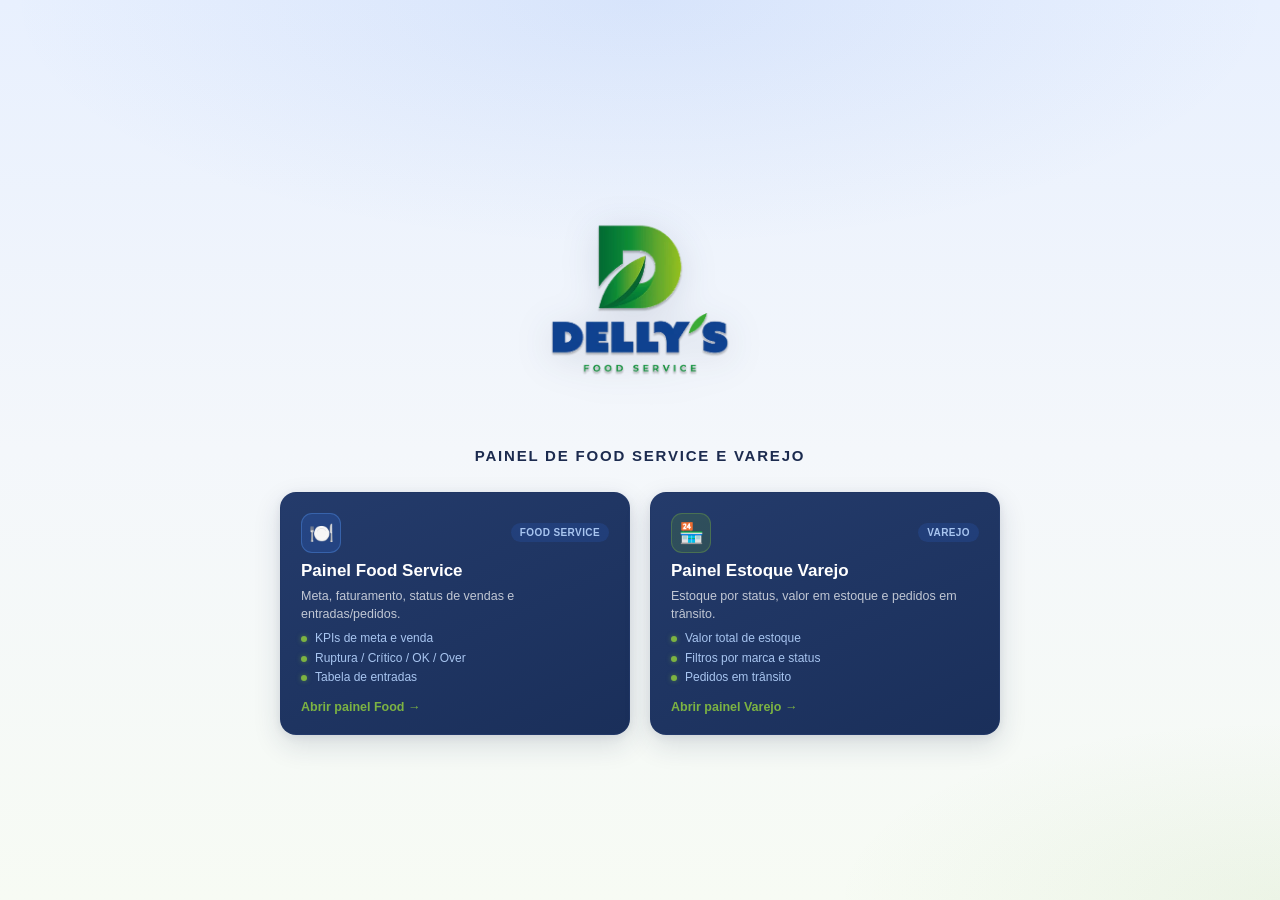
<file: index.html>
<!DOCTYPE html>
<html lang="pt-BR">
<head>
  <meta charset="UTF-8">
  <meta name="viewport" content="width=device-width, initial-scale=1.0">
  <title>Delly's | Painéis de Estoque</title>
  <link rel="stylesheet" href="style.css">
</head>
<body>
  <div class="page">
    <header class="brand-block">
      <img
        class="brand-logo"
        src="assets/logo.webp"
        onerror="this.src='assets/logo.png'"
        alt="Delly's Food Service"
        width="675"
        height="563"
      >
      <p class="brand-tagline">PAINEL DE FOOD SERVICE E VAREJO</p>
    </header>

    <main class="panels">
      <a class="card" href="food/index.html">
        <div class="card-head">
          <span class="icon icon-food">🍽️</span>
          <span class="tag">Food Service</span>
        </div>
        <h2>Painel Food Service</h2>
        <p>Meta, faturamento, status de vendas e entradas/pedidos.</p>
        <ul>
          <li>KPIs de meta e venda</li>
          <li>Ruptura / Crítico / OK / Over</li>
          <li>Tabela de entradas</li>
        </ul>
        <span class="cta">Abrir painel Food →</span>
      </a>

      <a class="card" href="varejo/index.html">
        <div class="card-head">
          <span class="icon icon-varejo">🏪</span>
          <span class="tag">Varejo</span>
        </div>
        <h2>Painel Estoque Varejo</h2>
        <p>Estoque por status, valor em estoque e pedidos em trânsito.</p>
        <ul>
          <li>Valor total de estoque</li>
          <li>Filtros por marca e status</li>
          <li>Pedidos em trânsito</li>
        </ul>
        <span class="cta">Abrir painel Varejo →</span>
      </a>
    </main>
  </div>
</body>
</html>
</file>
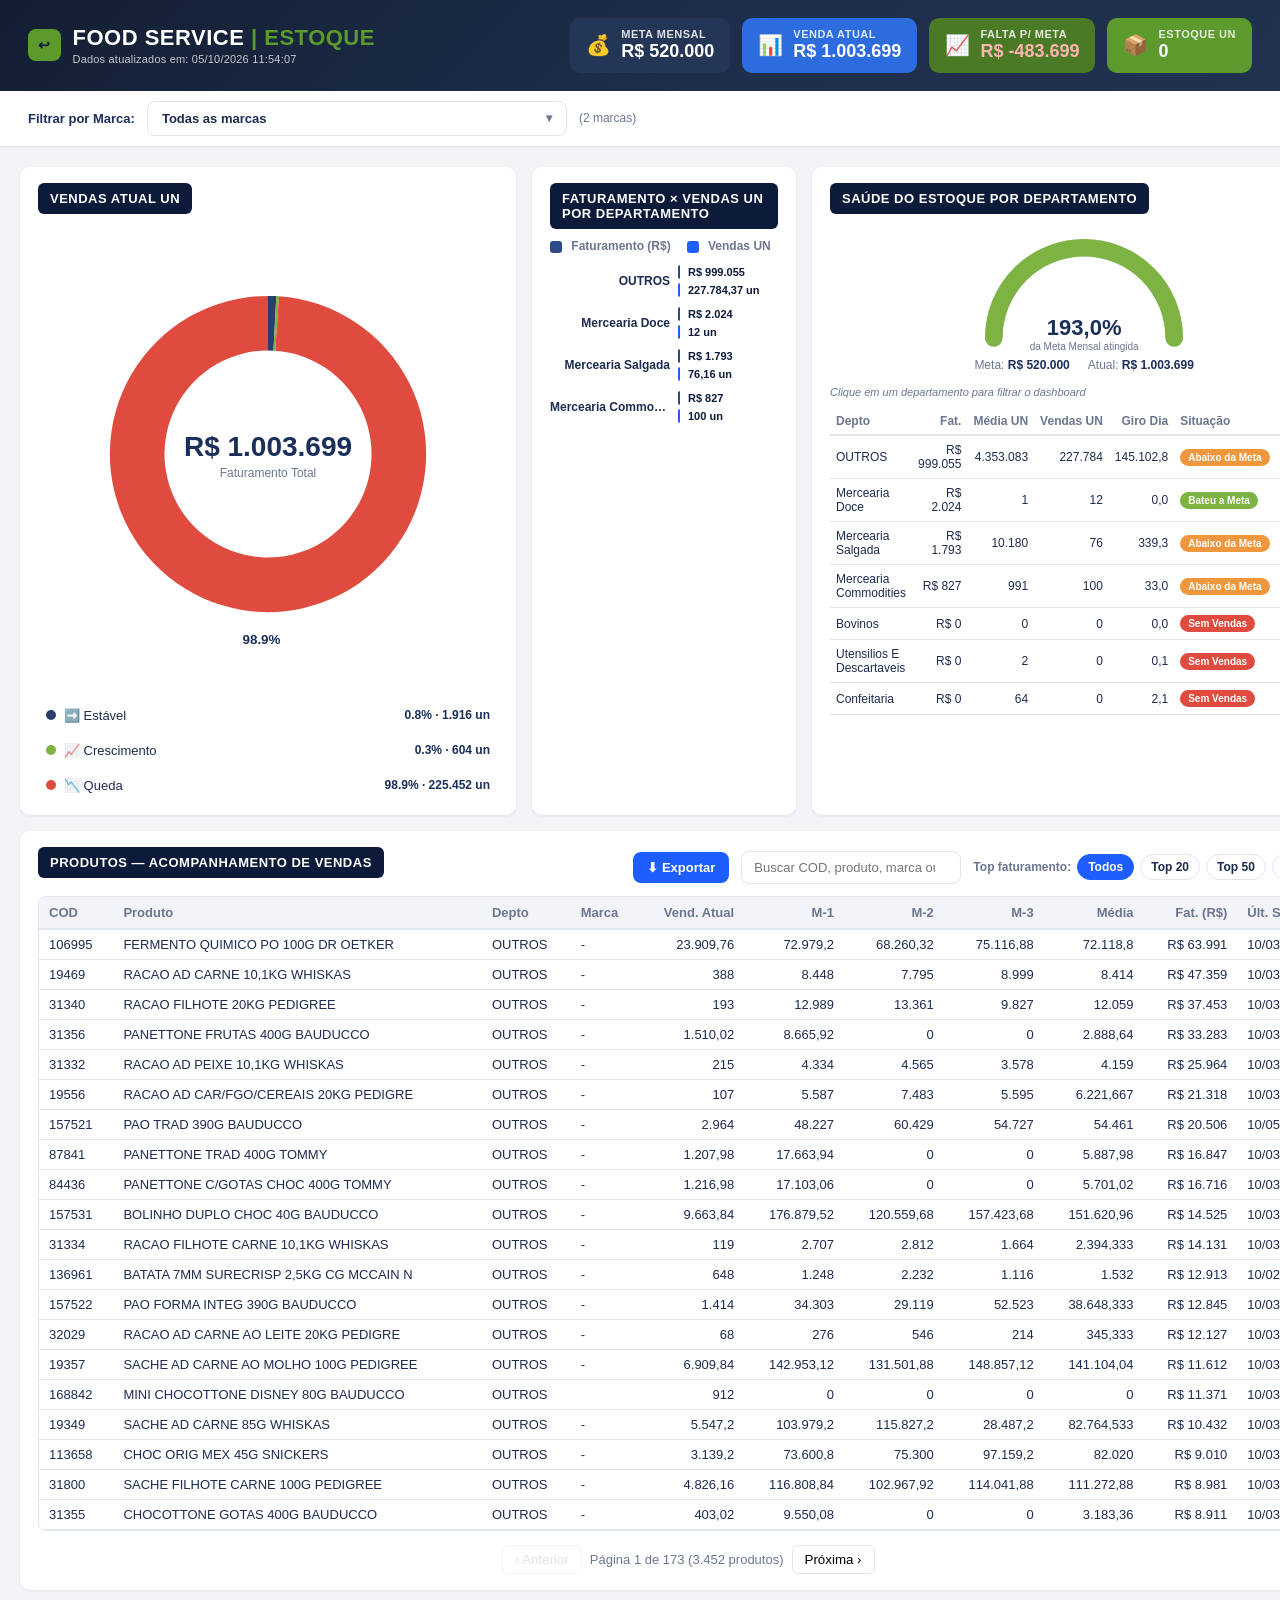
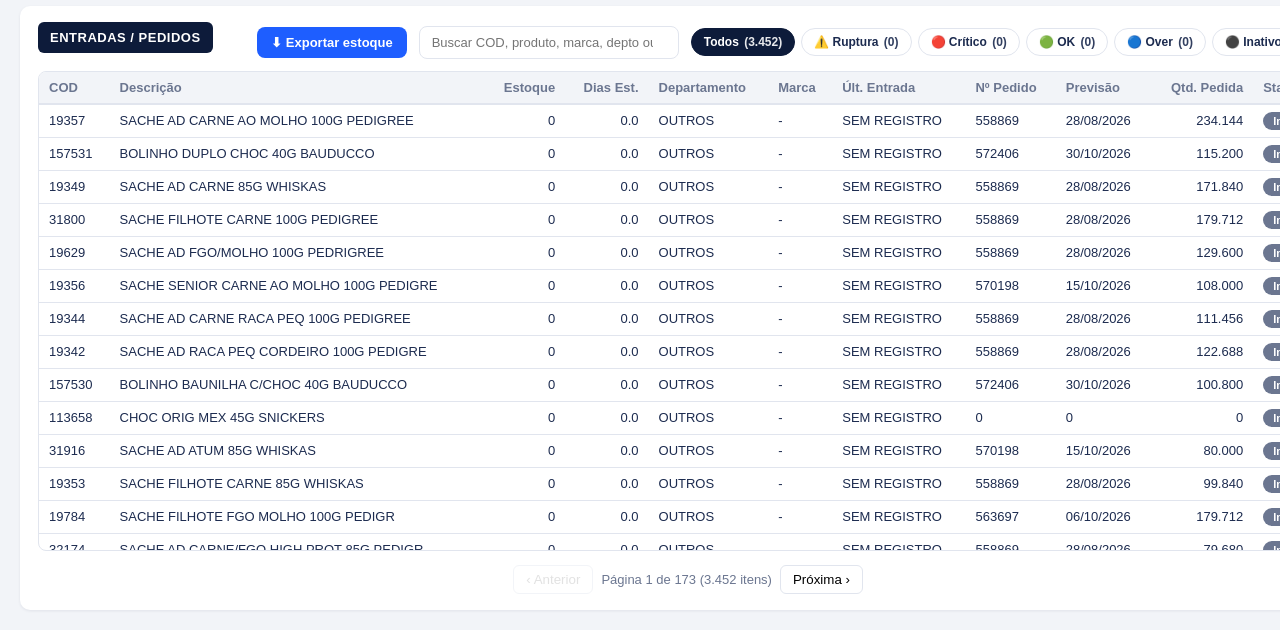
<file: food/index.html>
<!DOCTYPE html>
<html lang="pt-BR">
<head>
  <meta charset="UTF-8">
  <meta name="viewport" content="width=device-width, initial-scale=1.0">
  <title>Food Service | Controle de Estoque</title>
  <link rel="stylesheet" href="style.css">
  <script>
    (function () {
      var v = Date.now();
      document.write('<script src="data.js?v=' + v + '"><\/script>');
      document.write('<script src="script.js?v=' + v + '"><\/script>');
    })();
  </script>
</head>
<body>

<header class="topbar">
  <div class="topbar-head">
    <div class="brand">
      <a href="../index.html" class="brand-mark" title="Voltar ao início" style="text-decoration:none;">↩</a>
      <div class="brand-text">
        <h1>FOOD SERVICE <span class="accent">| ESTOQUE</span></h1>
        <span class="data-updated" id="data-updated">Atualizado em: –</span>
      </div>
    </div>
  </div>
  <div class="kpi-row">
    <div class="kpi kpi-meta">
      <span class="kpi-icon">💰</span>
      <div class="kpi-text">
        <span class="kpi-label">META MENSAL</span>
        <span class="kpi-value" id="kpi-meta-mensal">–</span>
      </div>
    </div>
    <div class="kpi kpi-venda">
      <span class="kpi-icon">📊</span>
      <div class="kpi-text">
        <span class="kpi-label">VENDA ATUAL</span>
        <span class="kpi-value" id="kpi-venda-atual">–</span>
      </div>
    </div>
    <div class="kpi kpi-falta">
      <span class="kpi-icon">📈</span>
      <div class="kpi-text">
        <span class="kpi-label">FALTA P/ META</span>
        <span class="kpi-value" id="kpi-falta-meta">–</span>
      </div>
    </div>
    <div class="kpi kpi-estoque">
      <span class="kpi-icon">📦</span>
      <div class="kpi-text">
        <span class="kpi-label">ESTOQUE UN</span>
        <span class="kpi-value" id="kpi-estoque-un">–</span>
      </div>
    </div>
  </div>
</header>

<div class="filter-bar">
  <div class="filter-bar-inner">
    <label class="filter-label">Filtrar por Marca:</label>
    <div class="ms-dropdown" id="marca-dropdown">
      <button type="button" class="ms-toggle" id="marca-toggle" aria-haspopup="listbox" aria-expanded="false">
        <span id="marca-toggle-text">Todas as marcas</span>
        <span class="ms-arrow">▾</span>
      </button>
      <div class="ms-panel" id="marca-panel" hidden>
        <div class="ms-search-wrap">
          <input type="search" id="marca-search" placeholder="Buscar marca..." autocomplete="off">
        </div>
        <div class="ms-actions">
          <button type="button" id="marca-select-all">Selecionar todas</button>
          <button type="button" id="marca-clear">Limpar</button>
        </div>
        <ul class="ms-list" id="marca-list" role="listbox" aria-multiselectable="true"></ul>
      </div>
    </div>
    <span class="filter-hint" id="marca-hint"></span>
    <button type="button" id="clear-dept-filter" class="clear-dept-btn" hidden>✕ Limpar departamento</button>
  </div>
</div>

<!-- Abas mobile (pills) -->
<nav class="mobile-tabs" id="mobile-tabs" aria-label="Seções do painel">
  <button type="button" class="mobile-tab active" data-tab="faturamento">📊 Faturamento</button>
  <button type="button" class="mobile-tab" data-tab="estoque">📦 Estoque</button>
</nav>

<main class="grid">

  <section class="panel panel-donut" data-mobile-tab="faturamento">
    <h2>VENDAS ATUAL UN</h2>
    <div class="donut-wrap donut-lg">
      <svg id="donut" viewBox="0 0 480 480"></svg>
      <div class="donut-center">
        <span id="donut-total">0</span>
        <small>Faturamento Total</small>
      </div>
    </div>
    <ul class="legend" id="donut-legend"></ul>
    <button type="button" id="clear-vendas-filter" class="clear-dept-btn clear-vendas-btn" hidden>✕ Limpar filtro de vendas</button>
  </section>

  <section class="panel panel-bars" data-mobile-tab="faturamento">
    <h2>FATURAMENTO × VENDAS UN POR DEPARTAMENTO</h2>
    <div class="cluster-legend">
      <span><i class="leg-fat"></i> Faturamento (R$)</span>
      <span><i class="leg-vend"></i> Vendas UN</span>
    </div>
    <div class="cluster-bars" id="dept-bars"></div>
  </section>

  <section class="panel panel-gauge" data-mobile-tab="both">
    <h2 id="saude-title">SAÚDE DO ESTOQUE POR DEPARTAMENTO</h2>

    <!-- Modo Faturamento / desktop: meta mensal -->
    <div class="gauge-mode gauge-mode-meta" id="gauge-mode-meta">
      <div class="meta-gauge-wrap">
        <svg id="meta-gauge" viewBox="0 0 200 115"></svg>
        <div class="meta-gauge-center">
          <span id="meta-gauge-pct">0%</span>
          <small>da Meta Mensal atingida</small>
        </div>
      </div>
      <div class="meta-gauge-legend">
        <span>Meta: <strong id="meta-gauge-meta">R$ 0</strong></span>
        <span>Atual: <strong id="meta-gauge-atual">R$ 0</strong></span>
      </div>
    </div>

    <!-- Modo Estoque (mobile): medidor por status -->
    <div class="gauge-mode gauge-mode-status" id="gauge-mode-status" hidden>
      <div class="status-meter-wrap">
        <div class="status-meter" id="status-meter" role="img" aria-label="Distribuição por status de estoque"></div>
        <div class="status-meter-total" id="status-meter-total">0 itens</div>
      </div>
      <ul class="status-meter-legend" id="status-meter-legend"></ul>
    </div>

    <p class="click-hint">Clique em um departamento para filtrar o dashboard</p>
    <div class="table-scroll dept-scroll">
      <table class="status-table dept-health-table" id="dept-health-table">
        <thead>
          <tr>
            <th>Depto</th>
            <th class="num col-fat">Fat.</th>
            <th class="num col-hide-tablet">Média UN</th>
            <th class="num col-hide-tablet">Vendas UN</th>
            <th class="num col-hide-tablet">Giro Dia</th>
            <th>Situação</th>
            <th class="num col-pct">% Meta</th>
          </tr>
        </thead>
        <tbody></tbody>
      </table>
    </div>
    <!-- Lista curta só no mobile -->
    <ul class="dept-health-mobile" id="dept-health-mobile" hidden></ul>
  </section>

  <section class="panel panel-table" data-mobile-tab="faturamento">
    <div class="table-toolbar">
      <h2>PRODUTOS — ACOMPANHAMENTO DE VENDAS</h2>
      <div class="toolbar-controls">
        <button type="button" class="btn-export" id="btn-export">⬇ Exportar</button>
        <input type="search" id="search-box" placeholder="Buscar COD, produto, marca ou depto...">
        <div class="top-filters" id="top-filters">
          <span class="top-label">Top faturamento:</span>
          <button type="button" class="chip-top active" data-top="0">Todos</button>
          <button type="button" class="chip-top" data-top="20">Top 20</button>
          <button type="button" class="chip-top" data-top="50">Top 50</button>
          <button type="button" class="chip-top" data-top="100">Top 100</button>
        </div>
      </div>
    </div>

    <div class="table-scroll product-scroll">
      <table class="product-table">
        <thead>
          <tr>
            <th data-key="cod" class="col-cod">COD</th>
            <th data-key="descricao">Produto</th>
            <th data-key="departamento" class="col-hide-mobile">Depto</th>
            <th data-key="marca" class="col-hide-mobile">Marca</th>
            <th data-key="vendas_un" class="num">Vend. Atual</th>
            <th data-key="vendas_m1_un" class="num col-hide-tablet">M-1</th>
            <th data-key="vendas_m2_un" class="num col-hide-tablet">M-2</th>
            <th data-key="vendas_m3_un" class="num col-hide-tablet">M-3</th>
            <th data-key="media_mensal_un" class="num col-hide-tablet">Média</th>
            <th data-key="faturamento" class="num col-hide-mobile">Fat. (R$)</th>
            <th data-key="data_ultima_saida">Últ. Saída</th>
          </tr>
        </thead>
        <tbody id="product-tbody"></tbody>
      </table>
    </div>

    <div class="pagination" id="pagination"></div>
  </section>

  <section class="panel panel-table panel-entrada" data-mobile-tab="estoque">
    <div class="table-toolbar">
      <h2>ENTRADAS / PEDIDOS</h2>
      <div class="toolbar-controls">
        <button type="button" class="btn-export" id="btn-export-entrada">⬇ Exportar estoque</button>
        <input type="search" id="search-entrada" placeholder="Buscar COD, produto, marca, depto ou nº pedido...">
        <div class="status-filters" id="entrada-status-filters">
          <button class="chip chip-all active" data-status="Todos">Todos <span class="chip-count" id="count-Todos"></span></button>
          <button class="chip chip-ruptura" data-status="Ruptura">⚠️ Ruptura <span class="chip-count" id="count-Ruptura"></span></button>
          <button class="chip chip-critico" data-status="Critico">🔴 Crítico <span class="chip-count" id="count-Critico"></span></button>
          <button class="chip chip-ok" data-status="OK">🟢 OK <span class="chip-count" id="count-OK"></span></button>
          <button class="chip chip-over" data-status="Over">🔵 Over <span class="chip-count" id="count-Over"></span></button>
          <button class="chip chip-inativo" data-status="Inativo">⚫ Inativo <span class="chip-count" id="count-Inativo"></span></button>
        </div>
      </div>
    </div>

    <div class="table-scroll product-scroll entrada-scroll">
      <table class="product-table entrada-table">
        <thead>
          <tr>
            <th data-ekey="cod" class="col-cod">COD</th>
            <th data-ekey="descricao">Descrição</th>
            <th data-ekey="estoque_un" class="num">Estoque</th>
            <th data-ekey="dias_estoque_un" class="num col-hide-tablet">Dias Est.</th>
            <th data-ekey="departamento" class="col-hide-tablet">Departamento</th>
            <th data-ekey="marca" class="col-hide-tablet">Marca</th>
            <th data-ekey="data_ultima_entrada" class="col-hide-tablet">Últ. Entrada</th>
            <th data-ekey="numero_pedido">Nº Pedido</th>
            <th data-ekey="previsao_entrada">Previsão</th>
            <th data-ekey="qtd_pedida" class="num col-hide-mobile">Qtd. Pedida</th>
            <th data-ekey="status">Status</th>
          </tr>
        </thead>
        <tbody id="entrada-tbody"></tbody>
      </table>
    </div>

    <div class="pagination" id="entrada-pagination"></div>
  </section>

</main>

<!-- Modal exportar produtos -->
<div class="modal-overlay" id="export-modal" hidden>
  <div class="modal" role="dialog" aria-labelledby="export-title">
    <div class="modal-header">
      <h3 id="export-title">Exportar produtos</h3>
      <button type="button" class="modal-close" id="export-close" aria-label="Fechar">✕</button>
    </div>
    <div class="modal-body">
      <p class="modal-hint">Sempre ordenado por faturamento (maior → menor). Usa os filtros de marca/departamento ativos no site.</p>

      <label class="modal-label">Quantidade (Top)</label>
      <div class="modal-options" id="export-top">
        <label><input type="radio" name="export-top" value="20" checked> Top 20</label>
        <label><input type="radio" name="export-top" value="50"> Top 50</label>
        <label><input type="radio" name="export-top" value="100"> Top 100</label>
        <label><input type="radio" name="export-top" value="0"> Todos</label>
      </div>

      <label class="modal-label">Status <small style="font-weight:500;color:var(--text-muted)">(pode marcar vários)</small></label>
      <div class="modal-options modal-options-multi" id="export-status">
        <label><input type="checkbox" name="export-status" value="Todos" checked class="export-status-all"> Todos</label>
        <label><input type="checkbox" name="export-status" value="Ruptura" class="export-status-item"> ⚠️ Ruptura</label>
        <label><input type="checkbox" name="export-status" value="Critico" class="export-status-item"> 🔴 Crítico</label>
        <label><input type="checkbox" name="export-status" value="OK" class="export-status-item"> 🟢 OK</label>
        <label><input type="checkbox" name="export-status" value="Over" class="export-status-item"> 🔵 Over</label>
        <label><input type="checkbox" name="export-status" value="Inativo" class="export-status-item"> ⚫ Inativo</label>
      </div>

      <label class="modal-label">Formato</label>
      <div class="modal-options" id="export-format">
        <label><input type="radio" name="export-format" value="csv" checked> CSV (Excel)</label>
        <label><input type="radio" name="export-format" value="xlsx"> Excel (.xls)</label>
      </div>
    </div>
    <div class="modal-footer">
      <button type="button" class="btn-secondary" id="export-cancel">Cancelar</button>
      <button type="button" class="btn-primary" id="export-confirm">Baixar arquivo</button>
    </div>
  </div>
</div>

<!-- Modal exportar ENTRADAS / ESTOQUE -->
<div class="modal-overlay" id="export-entrada-modal" hidden>
  <div class="modal" role="dialog" aria-labelledby="export-entrada-title">
    <div class="modal-header">
      <h3 id="export-entrada-title">Exportar estoque / entradas</h3>
      <button type="button" class="modal-close" id="export-entrada-close" aria-label="Fechar">✕</button>
    </div>
    <div class="modal-body">
      <p class="modal-hint">Usa os filtros de marca/departamento/busca ativos. Previsão = 0 quando a última entrada for ≥ à previsão.</p>

      <label class="modal-label">Status de estoque <small style="font-weight:500;color:var(--text-muted)">(pode marcar vários)</small></label>
      <div class="modal-options modal-options-multi" id="export-entrada-status">
        <label><input type="checkbox" name="export-entrada-status" value="Todos" checked class="export-status-all"> Todos</label>
        <label><input type="checkbox" name="export-entrada-status" value="Ruptura" class="export-status-item"> ⚠️ Ruptura</label>
        <label><input type="checkbox" name="export-entrada-status" value="Critico" class="export-status-item"> 🔴 Crítico</label>
        <label><input type="checkbox" name="export-entrada-status" value="OK" class="export-status-item"> 🟢 OK</label>
        <label><input type="checkbox" name="export-entrada-status" value="Over" class="export-status-item"> 🔵 Over</label>
        <label><input type="checkbox" name="export-entrada-status" value="Inativo" class="export-status-item"> ⚫ Inativo</label>
      </div>

      <label class="modal-label">Pedido</label>
      <div class="modal-options" id="export-entrada-pedido">
        <label><input type="radio" name="export-entrada-pedido" value="todos" checked> Todos (com e sem pedido)</label>
        <label><input type="radio" name="export-entrada-pedido" value="com"> Somente com nº pedido</label>
        <label><input type="radio" name="export-entrada-pedido" value="sem"> Somente sem pedido (0)</label>
      </div>

      <label class="modal-label">Formato</label>
      <div class="modal-options" id="export-entrada-format">
        <label><input type="radio" name="export-entrada-format" value="csv" checked> CSV (Excel)</label>
        <label><input type="radio" name="export-entrada-format" value="xlsx"> Excel (.xls)</label>
      </div>
    </div>
    <div class="modal-footer">
      <button type="button" class="btn-secondary" id="export-entrada-cancel">Cancelar</button>
      <button type="button" class="btn-primary" id="export-entrada-confirm">Baixar arquivo</button>
    </div>
  </div>
</div>

</body>
</html>
</file>
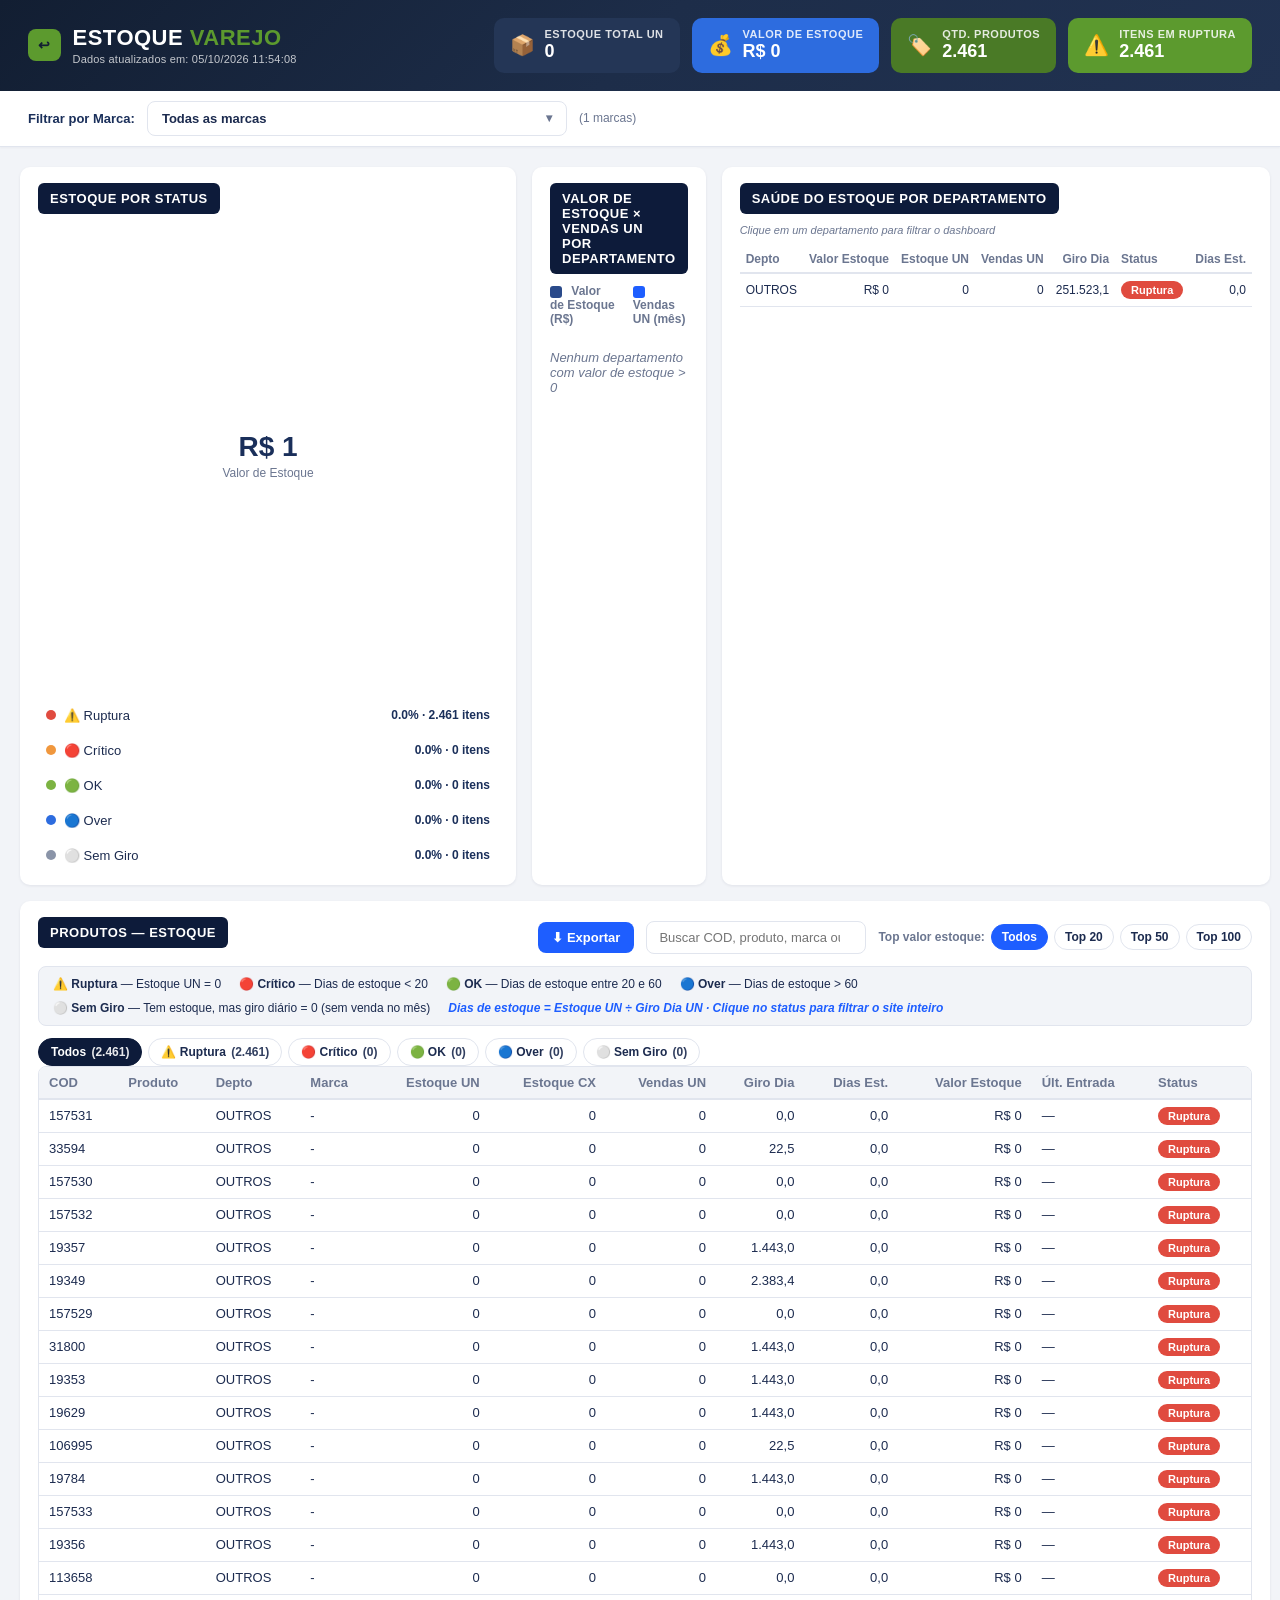
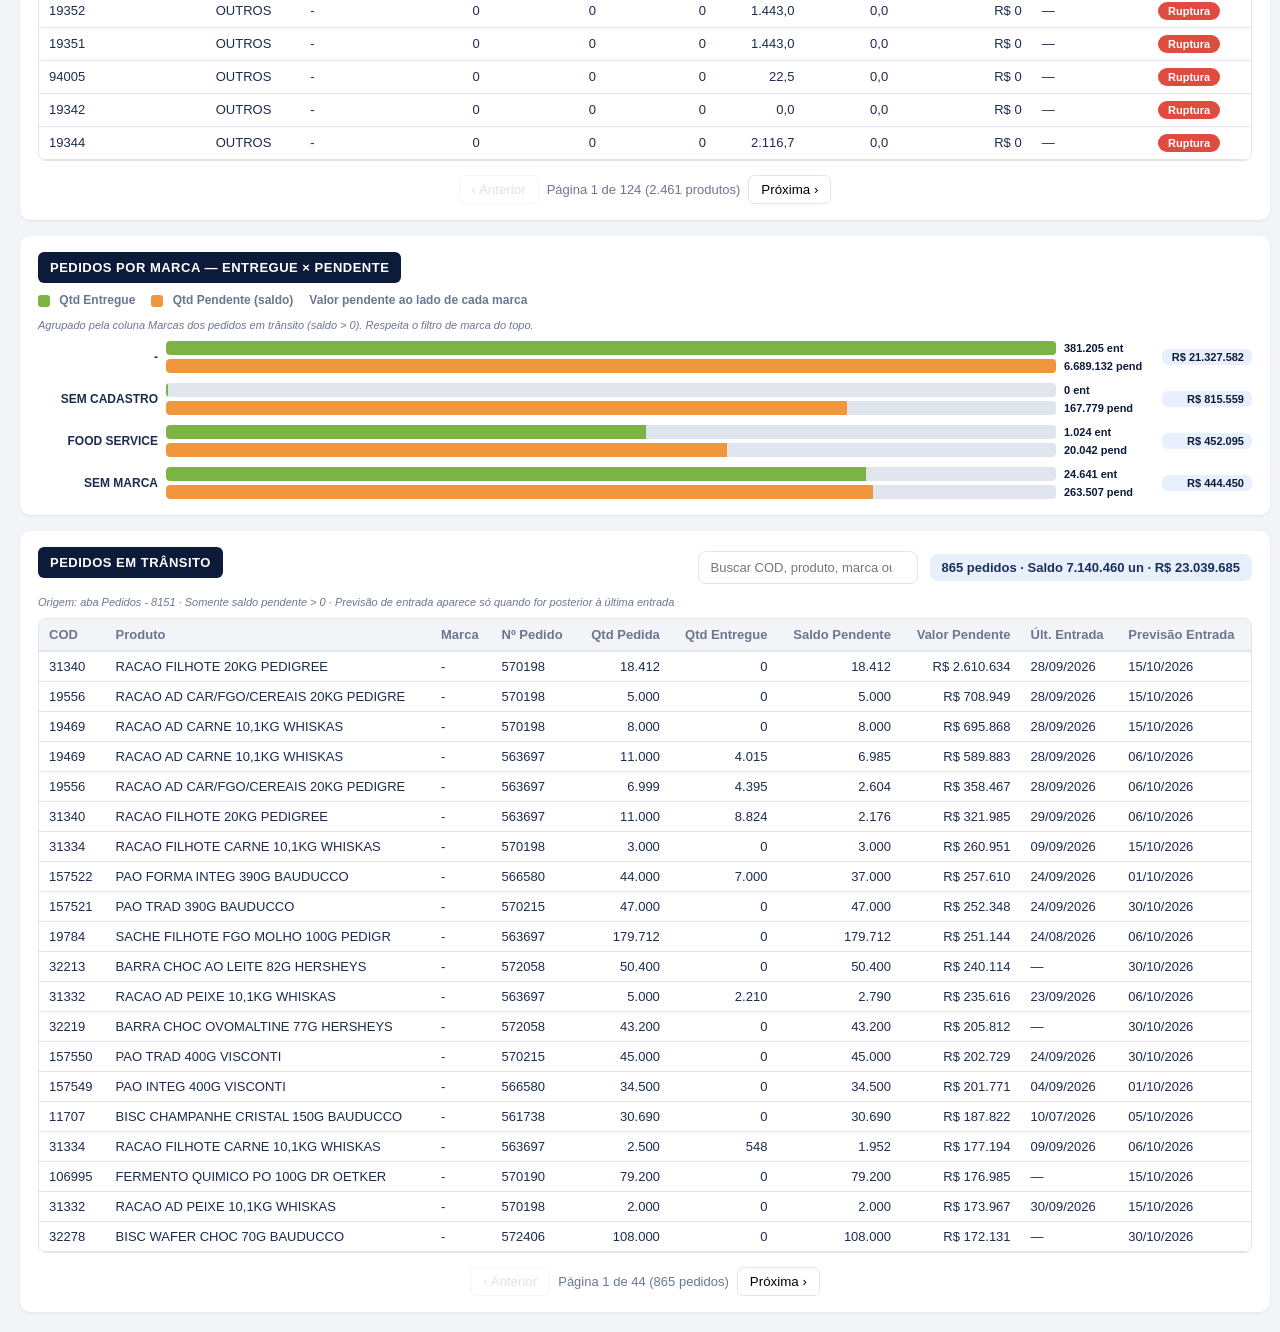
<file: varejo/index.html>
<!DOCTYPE html>
<html lang="pt-BR">
<head>
  <meta charset="UTF-8">
  <meta name="viewport" content="width=device-width, initial-scale=1.0">
  <title>Estoque Varejo | Controle de Estoque</title>
  <link rel="stylesheet" href="style.css">
  <script>
    (function () {
      var v = Date.now();
      document.write('<script src="data.js?v=' + v + '"><\/script>');
      document.write('<script src="script.js?v=' + v + '"><\/script>');
    })();
  </script>
</head>
<body>

<header class="topbar">
  <div class="topbar-head">
    <div class="brand">
      <a href="../index.html" class="brand-mark" title="Voltar ao início" style="text-decoration:none;">↩</a>
      <div class="brand-text">
        <h1>ESTOQUE <span class="accent">VAREJO</span></h1>
        <span class="data-updated" id="data-updated">Atualizado em: –</span>
      </div>
    </div>
  </div>
  <div class="kpi-row">
    <div class="kpi kpi-meta">
      <span class="kpi-icon">📦</span>
      <div class="kpi-text">
        <span class="kpi-label">ESTOQUE TOTAL UN</span>
        <span class="kpi-value" id="kpi-estoque-total">–</span>
      </div>
    </div>
    <div class="kpi kpi-venda">
      <span class="kpi-icon">💰</span>
      <div class="kpi-text">
        <span class="kpi-label">VALOR DE ESTOQUE</span>
        <span class="kpi-value" id="kpi-valor-estoque">–</span>
      </div>
    </div>
    <div class="kpi kpi-falta">
      <span class="kpi-icon">🏷️</span>
      <div class="kpi-text">
        <span class="kpi-label">QTD. PRODUTOS</span>
        <span class="kpi-value" id="kpi-qtd-produtos">–</span>
      </div>
    </div>
    <div class="kpi kpi-estoque">
      <span class="kpi-icon">⚠️</span>
      <div class="kpi-text">
        <span class="kpi-label">ITENS EM RUPTURA</span>
        <span class="kpi-value" id="kpi-ruptura">–</span>
      </div>
    </div>
  </div>
</header>

<div class="filter-bar">
  <div class="filter-bar-inner">
    <label class="filter-label">Filtrar por Marca:</label>
    <div class="ms-dropdown" id="marca-dropdown">
      <button type="button" class="ms-toggle" id="marca-toggle" aria-haspopup="listbox" aria-expanded="false">
        <span id="marca-toggle-text">Todas as marcas</span>
        <span class="ms-arrow">▾</span>
      </button>
      <div class="ms-panel" id="marca-panel" hidden>
        <div class="ms-search-wrap">
          <input type="search" id="marca-search" placeholder="Buscar marca..." autocomplete="off">
        </div>
        <div class="ms-actions">
          <button type="button" id="marca-select-all">Selecionar todas</button>
          <button type="button" id="marca-clear">Limpar</button>
        </div>
        <ul class="ms-list" id="marca-list" role="listbox" aria-multiselectable="true"></ul>
      </div>
    </div>
    <span class="filter-hint" id="marca-hint"></span>
    <button type="button" id="clear-dept-filter" class="clear-dept-btn" hidden>✕ Limpar departamento</button>
  </div>
</div>

<main class="grid">

  <section class="panel panel-donut">
    <h2>ESTOQUE POR STATUS</h2>
    <div class="donut-wrap donut-lg">
      <svg id="donut" viewBox="0 0 480 480"></svg>
      <div class="donut-center">
        <span id="donut-total">0</span>
        <small>Valor de Estoque</small>
      </div>
    </div>
    <ul class="legend" id="donut-legend"></ul>
  </section>

  <section class="panel panel-bars">
    <h2>VALOR DE ESTOQUE × VENDAS UN POR DEPARTAMENTO</h2>
    <div class="cluster-legend">
      <span><i class="leg-fat"></i> Valor de Estoque (R$)</span>
      <span><i class="leg-vend"></i> Vendas UN (mês)</span>
    </div>
    <div class="cluster-bars" id="dept-bars"></div>
  </section>

  <section class="panel panel-gauge">
    <h2>SAÚDE DO ESTOQUE POR DEPARTAMENTO</h2>
    <p class="click-hint">Clique em um departamento para filtrar o dashboard</p>
    <div class="table-scroll dept-scroll">
      <table class="status-table dept-health-table" id="dept-health-table">
        <thead>
          <tr>
            <th>Depto</th>
            <th class="num col-fat">Valor Estoque</th>
            <th class="num col-hide-tablet">Estoque UN</th>
            <th class="num col-hide-tablet">Vendas UN</th>
            <th class="num col-hide-tablet">Giro Dia</th>
            <th>Status</th>
            <th class="num col-pct">Dias Est.</th>
          </tr>
        </thead>
        <tbody></tbody>
      </table>
    </div>
  </section>

  <section class="panel panel-table">
    <div class="table-toolbar">
      <h2>PRODUTOS — ESTOQUE</h2>
      <div class="toolbar-controls">
        <button type="button" class="btn-export" id="btn-export">⬇ Exportar</button>
        <input type="search" id="search-box" placeholder="Buscar COD, produto, marca ou depto...">
        <div class="top-filters" id="top-filters">
          <span class="top-label">Top valor estoque:</span>
          <button type="button" class="chip-top active" data-top="0">Todos</button>
          <button type="button" class="chip-top" data-top="20">Top 20</button>
          <button type="button" class="chip-top" data-top="50">Top 50</button>
          <button type="button" class="chip-top" data-top="100">Top 100</button>
        </div>
      </div>
    </div>

    <div class="status-rules">
      <span class="rule-item"><strong>⚠️ Ruptura</strong> — Estoque UN = 0</span>
      <span class="rule-item"><strong>🔴 Crítico</strong> — Dias de estoque &lt; 20</span>
      <span class="rule-item"><strong>🟢 OK</strong> — Dias de estoque entre 20 e 60</span>
      <span class="rule-item"><strong>🔵 Over</strong> — Dias de estoque &gt; 60</span>
      <span class="rule-item"><strong>⚪ Sem Giro</strong> — Tem estoque, mas giro diário = 0 (sem venda no mês)</span>
      <span class="rule-item rule-hint">Dias de estoque = Estoque UN ÷ Giro Dia UN · Clique no status para filtrar o site inteiro</span>
    </div>

    <div class="status-filters" id="status-filters">
      <button class="chip chip-all active" data-status="Todos">Todos <span class="chip-count" id="count-Todos"></span></button>
      <button class="chip chip-ruptura" data-status="Ruptura">⚠️ Ruptura <span class="chip-count" id="count-Ruptura"></span></button>
      <button class="chip chip-critico" data-status="Critico">🔴 Crítico <span class="chip-count" id="count-Critico"></span></button>
      <button class="chip chip-ok" data-status="OK">🟢 OK <span class="chip-count" id="count-OK"></span></button>
      <button class="chip chip-over" data-status="Over">🔵 Over <span class="chip-count" id="count-Over"></span></button>
      <button class="chip chip-semgiro" data-status="SemGiro">⚪ Sem Giro <span class="chip-count" id="count-SemGiro"></span></button>
    </div>

    <div class="table-scroll product-scroll">
      <table class="product-table">
        <thead>
          <tr>
            <th data-key="cod" class="col-cod">COD</th>
            <th data-key="descricao">Produto</th>
            <th data-key="departamento" class="col-hide-mobile">Depto</th>
            <th data-key="marca" class="col-hide-mobile">Marca</th>
            <th data-key="estoque_un" class="num">Estoque UN</th>
            <th data-key="estoque_cx" class="num col-hide-tablet">Estoque CX</th>
            <th data-key="vendas_un" class="num col-hide-tablet">Vendas UN</th>
            <th data-key="giro_dia_un" class="num col-hide-tablet">Giro Dia</th>
            <th data-key="dias_estoque_un" class="num">Dias Est.</th>
            <th data-key="valor_estoque" class="num col-hide-mobile">Valor Estoque</th>
            <th data-key="data_ultima_entrada" class="col-hide-tablet">Últ. Entrada</th>
            <th data-key="status">Status</th>
          </tr>
        </thead>
        <tbody id="product-tbody"></tbody>
      </table>
    </div>

    <div class="pagination" id="pagination"></div>
  </section>


  <section class="panel panel-marca-pedidos">
    <h2>PEDIDOS POR MARCA — ENTREGUE × PENDENTE</h2>
    <div class="cluster-legend">
      <span><i class="leg-ent"></i> Qtd Entregue</span>
      <span><i class="leg-pend"></i> Qtd Pendente (saldo)</span>
      <span class="leg-valor-txt">Valor pendente ao lado de cada marca</span>
    </div>
    <p class="click-hint">Agrupado pela coluna Marcas dos pedidos em trânsito (saldo &gt; 0). Respeita o filtro de marca do topo.</p>
    <div class="cluster-bars" id="marca-pedidos-bars"></div>
  </section>

  <section class="panel panel-pedidos">
    <div class="table-toolbar">
      <h2>PEDIDOS EM TRÂNSITO</h2>
      <div class="toolbar-controls">
        <input type="search" id="search-pedidos" placeholder="Buscar COD, produto, marca ou pedido...">
        <span class="pedidos-kpi" id="pedidos-kpi">–</span>
      </div>
    </div>
    <p class="click-hint">Origem: aba Pedidos - 8151 · Somente saldo pendente &gt; 0 · Previsão de entrada aparece só quando for posterior à última entrada</p>
    <div class="table-scroll pedidos-scroll">
      <table class="product-table pedidos-table" id="pedidos-table">
        <thead>
          <tr>
            <th data-pkey="cod" class="col-cod">COD</th>
            <th data-pkey="descricao">Produto</th>
            <th data-pkey="marca" class="col-hide-mobile">Marca</th>
            <th data-pkey="numero_pedido" class="col-hide-tablet">Nº Pedido</th>
            <th data-pkey="qtd_pedida" class="num">Qtd Pedida</th>
            <th data-pkey="qtd_entregue" class="num col-hide-tablet">Qtd Entregue</th>
            <th data-pkey="saldo_pendente" class="num">Saldo Pendente</th>
            <th data-pkey="valor_pendente" class="num">Valor Pendente</th>
            <th data-pkey="data_ultima_entrada" class="col-hide-tablet">Últ. Entrada</th>
            <th data-pkey="previsao_entrada">Previsão Entrada</th>
          </tr>
        </thead>
        <tbody id="pedidos-tbody"></tbody>
      </table>
    </div>
    <div class="pagination" id="pedidos-pagination"></div>
  </section>

</main>

<div class="modal-overlay" id="export-modal" hidden>
  <div class="modal" role="dialog" aria-labelledby="export-title">
    <div class="modal-header">
      <h3 id="export-title">Exportar produtos</h3>
      <button type="button" class="modal-close" id="export-close" aria-label="Fechar">✕</button>
    </div>
    <div class="modal-body">
      <p class="modal-hint">Sempre ordenado por valor de estoque (maior → menor). Usa os filtros de marca/departamento ativos no site.</p>
      <label class="modal-label">Quantidade (Top)</label>
      <div class="modal-options" id="export-top">
        <label><input type="radio" name="export-top" value="20" checked> Top 20</label>
        <label><input type="radio" name="export-top" value="50"> Top 50</label>
        <label><input type="radio" name="export-top" value="100"> Top 100</label>
        <label><input type="radio" name="export-top" value="0"> Todos</label>
      </div>
      <label class="modal-label">Status <small style="font-weight:500;color:var(--text-muted)">(pode marcar vários)</small></label>
      <div class="modal-options modal-options-multi" id="export-status">
        <label><input type="checkbox" name="export-status" value="Todos" checked class="export-status-all"> Todos</label>
        <label><input type="checkbox" name="export-status" value="Ruptura" class="export-status-item"> ⚠️ Ruptura</label>
        <label><input type="checkbox" name="export-status" value="Critico" class="export-status-item"> 🔴 Crítico</label>
        <label><input type="checkbox" name="export-status" value="OK" class="export-status-item"> 🟢 OK</label>
        <label><input type="checkbox" name="export-status" value="Over" class="export-status-item"> 🔵 Over</label>
        <label><input type="checkbox" name="export-status" value="SemGiro" class="export-status-item"> ⚪ Sem Giro</label>
      </div>
      <label class="modal-label">Formato</label>
      <div class="modal-options" id="export-format">
        <label><input type="radio" name="export-format" value="csv" checked> CSV (Excel)</label>
        <label><input type="radio" name="export-format" value="xlsx"> Excel (.xls)</label>
      </div>
    </div>
    <div class="modal-footer">
      <button type="button" class="btn-secondary" id="export-cancel">Cancelar</button>
      <button type="button" class="btn-primary" id="export-confirm">Baixar arquivo</button>
    </div>
  </div>
</div>

</body>
</html>
</file>
<file: style.css>
/* Hub Delly's — logo grande + tagline + 2 cards
   Paleta 1 · 100vh · sem scroll · responsivo */

:root {
  --bg: #F4F7FB;
  --bg-2: #E8F0FE;
  --bg-3: #F7FBF4;
  --text: #1C2B4F;
  --text-muted: #6B7690;
  --navy: #1A2F5A;
  --navy-2: #243B6B;
  --blue-soft: #A8C5F0;
  --green: #5C9A2E;
  --green-b: #7CB342;
  --green-lime: #9CCC65;
  --white: #FFFFFF;
  --radius: 16px;
}

* { box-sizing: border-box; margin: 0; padding: 0; }

html, body {
  height: 100%;
  overflow: hidden;
  font-family: "Segoe UI", Roboto, Arial, sans-serif;
  color: var(--text);
  background:
    radial-gradient(ellipse 90% 50% at 50% 0%, rgba(45, 108, 223, 0.09) 0%, transparent 55%),
    radial-gradient(ellipse 70% 40% at 100% 100%, rgba(92, 154, 46, 0.07) 0%, transparent 50%),
    linear-gradient(180deg, var(--bg-2) 0%, var(--bg) 50%, var(--bg-3) 100%);
  background-color: var(--bg);
}

.page {
  height: 100vh;
  height: 100dvh;
  max-width: 920px;
  margin: 0 auto;
  padding: clamp(12px, 2.5vh, 28px) clamp(14px, 3vw, 28px);
  display: flex;
  flex-direction: column;
  align-items: center;
  justify-content: center;
  gap: clamp(14px, 3vh, 28px);
  overflow: hidden;
}

/* —— Marca —— */
.brand-block {
  display: flex;
  flex-direction: column;
  align-items: center;
  text-align: center;
  flex-shrink: 0;
  gap: 10px;
}

.brand-logo {
  width: clamp(220px, 36vh, 380px);
  height: auto;
  display: block;
  filter: drop-shadow(0 6px 18px rgba(28, 43, 79, 0.14));
  user-select: none;
  pointer-events: none;
}

.brand-tagline {
  font-size: clamp(12px, 1.8vw, 15px);
  font-weight: 800;
  letter-spacing: 0.12em;
  text-transform: uppercase;
  color: var(--text);
  line-height: 1.3;
}

/* —— Cards —— */
.panels {
  display: grid;
  grid-template-columns: 1fr 1fr;
  gap: clamp(12px, 2vw, 20px);
  width: 100%;
  max-width: 720px;
  flex-shrink: 1;
  min-height: 0;
}

.card {
  display: flex;
  flex-direction: column;
  gap: 6px;
  padding: clamp(14px, 2.2vh, 22px) clamp(14px, 2vw, 20px);
  background: linear-gradient(155deg, var(--navy-2) 0%, var(--navy) 100%);
  border: 1px solid rgba(36, 59, 107, 0.45);
  border-radius: var(--radius);
  text-decoration: none;
  color: var(--white);
  box-shadow:
    0 10px 28px rgba(28, 43, 79, 0.14),
    0 2px 8px rgba(28, 43, 79, 0.08);
  transition: transform 0.18s ease, border-color 0.18s ease, box-shadow 0.18s ease;
  min-height: 0;
}

.card:hover {
  transform: translateY(-4px);
  border-color: rgba(124, 179, 66, 0.55);
  box-shadow:
    0 16px 36px rgba(28, 43, 79, 0.18),
    0 0 0 1px rgba(92, 154, 46, 0.2),
    0 4px 16px rgba(92, 154, 46, 0.1);
}

.card-head {
  display: flex;
  align-items: center;
  justify-content: space-between;
  gap: 8px;
}

.icon {
  width: 40px;
  height: 40px;
  display: grid;
  place-items: center;
  font-size: 20px;
  border-radius: 11px;
  border: 1px solid transparent;
  flex-shrink: 0;
}

.icon-food {
  background: rgba(45, 108, 223, 0.22);
  border-color: rgba(91, 156, 245, 0.35);
}

.icon-varejo {
  background: rgba(92, 154, 46, 0.22);
  border-color: rgba(124, 179, 66, 0.35);
}

.tag {
  font-size: 10px;
  font-weight: 700;
  letter-spacing: 0.4px;
  text-transform: uppercase;
  color: var(--blue-soft);
  background: rgba(45, 108, 223, 0.18);
  padding: 4px 9px;
  border-radius: 999px;
}

.card h2 {
  font-size: clamp(15px, 1.8vw, 17px);
  font-weight: 800;
  margin-top: 2px;
  color: var(--white);
}

.card p {
  font-size: 12.5px;
  line-height: 1.45;
  color: rgba(255, 255, 255, 0.72);
}

.card ul {
  list-style: none;
  margin-top: 2px;
  display: flex;
  flex-direction: column;
  gap: 4px;
}

.card li {
  position: relative;
  padding-left: 14px;
  font-size: 12px;
  color: var(--blue-soft);
  line-height: 1.3;
}

.card li::before {
  content: "";
  position: absolute;
  left: 0;
  top: 5px;
  width: 6px;
  height: 6px;
  border-radius: 50%;
  background: var(--green-b);
  box-shadow: 0 0 5px rgba(124, 179, 66, 0.5);
}

.cta {
  margin-top: auto;
  padding-top: 8px;
  font-size: 12.5px;
  font-weight: 700;
  color: var(--green-b);
}

.card:hover .cta {
  color: var(--green-lime);
}

/* —— Tablet / mobile —— */
@media (max-width: 720px) {
  .page {
    justify-content: flex-start;
    padding-top: clamp(16px, 4vh, 32px);
    gap: clamp(12px, 2.5vh, 22px);
  }

  .brand-logo {
    width: clamp(180px, 32vh, 260px);
  }

  .panels {
    grid-template-columns: 1fr;
    max-width: 400px;
  }

  .card ul {
    display: none;
  }

  .card p {
    display: -webkit-box;
    -webkit-line-clamp: 2;
    -webkit-box-orient: vertical;
    overflow: hidden;
  }
}

@media (max-width: 480px) {
  .brand-logo {
    width: clamp(160px, 48vw, 220px);
  }

  .brand-tagline {
    font-size: 11px;
    letter-spacing: 0.08em;
    max-width: 90vw;
  }

  .card {
    padding: 14px 14px 12px;
  }

  .icon {
    width: 36px;
    height: 36px;
    font-size: 18px;
  }
}

@media (max-height: 700px) {
  .brand-logo {
    width: clamp(160px, 26vh, 260px);
  }

  .card ul {
    display: none;
  }
}

@media (max-height: 560px) {
  .brand-logo {
    width: clamp(120px, 22vh, 180px);
  }

  .card p {
    display: none;
  }

  .page {
    gap: 10px;
  }
}
</file>
<file: food/style.css>
:root {
  --navy-deep: #0d1b3a;
  --navy: #1a2f5a;
  --navy-light: #2a4a8a;
  --blue: #1e5eff;
  --blue-mid: #3b7ddd;
  --blue-soft: #5b9cf5;
  --blue-pale: #e8f0fe;
  --green: #7cb342;
  --green-dark: #5a8c2c;
  --red: #e04b3f;
  --orange: #f0973d;
  --grey-bg: #f2f4f8;
  --grey-line: #e1e5ee;
  --text-dark: #1c2b4f;
  --text-muted: #6b7690;
  --white: #ffffff;
  --radius: 10px;
}

* { box-sizing: border-box; }

html {
  width: 100%;
  overflow-x: hidden;
}

body {
  margin: 0;
  font-family: "Segoe UI", Roboto, Arial, sans-serif;
  background: var(--grey-bg);
  color: var(--text-dark);
  width: 100%;
  overflow-x: hidden;
  position: relative;
}

.topbar {
  background: linear-gradient(135deg, #121E32, #1D2D49 50%, #213251);
  padding: 18px 28px;
  display: flex;
  align-items: center;
  justify-content: space-between;
  flex-wrap: wrap;
  gap: 16px;
}
.topbar-head {
  display: flex;
  align-items: center;
  gap: 12px;
}

/* Hamburger, pills e drawer só no mobile */
.menu-toggle,
.mobile-tabs,
.drawer-overlay,
.mobile-drawer {
  display: none;
}

.brand { display: flex; align-items: center; gap: 12px; }
.brand-text { display: flex; flex-direction: column; gap: 2px; }

.brand-mark {
  background: #5C9A2E;
  color: #121E32;
  font-weight: 800;
  font-size: 14px;
  padding: 8px 10px;
  border-radius: 8px;
  letter-spacing: 0.5px;
}

.brand h1 {
  color: var(--white);
  font-size: 22px;
  letter-spacing: 0.5px;
  margin: 0;
  font-weight: 800;
}
.brand h1 .accent { color: #5C9A2E; }

.data-updated {
  font-size: 11px;
  color: rgba(255, 255, 255, 0.75);
  font-weight: 500;
  letter-spacing: 0.2px;
}

.kpi-row { display: flex; gap: 12px; flex-wrap: wrap; }

.kpi {
  display: flex;
  align-items: center;
  gap: 10px;
  padding: 10px 16px;
  border-radius: var(--radius);
  min-width: 130px;
  color: var(--white);
}
.kpi-icon { font-size: 20px; }
.kpi-text { display: flex; flex-direction: column; line-height: 1.2; }
.kpi-label { font-size: 11px; font-weight: 700; opacity: 0.85; letter-spacing: 0.5px; }
.kpi-value { font-size: 18px; font-weight: 800; }

/* KPIs — paleta atualizada */
.kpi-meta { background: #243656; }
.kpi-venda { background: #2D6CDF; }
.kpi-falta { background: #4A7A26; }
.kpi-estoque { background: #5C9A2E; }

.filter-bar {
  background: var(--white);
  border-bottom: 1px solid var(--grey-line);
  padding: 10px 28px;
  box-shadow: 0 1px 2px rgba(20, 30, 60, 0.04);
}
.filter-bar-inner {
  display: flex;
  align-items: center;
  gap: 12px;
  flex-wrap: wrap;
}
.filter-label {
  font-size: 13px;
  font-weight: 700;
  color: var(--navy);
  white-space: nowrap;
}
.filter-hint { font-size: 12px; color: var(--text-muted); }

.clear-dept-btn {
  padding: 7px 12px;
  border: 1px solid var(--blue);
  background: var(--blue-pale);
  color: var(--blue);
  border-radius: 8px;
  font-size: 12px;
  font-weight: 700;
  cursor: pointer;
}
.clear-dept-btn:hover {
  background: var(--blue);
  color: var(--white);
}

.ms-dropdown {
  position: relative;
  min-width: 260px;
  max-width: 420px;
  flex: 1;
}
.ms-toggle {
  width: 100%;
  display: flex;
  align-items: center;
  justify-content: space-between;
  gap: 8px;
  padding: 9px 14px;
  border: 1px solid var(--grey-line);
  border-radius: 8px;
  background: var(--white);
  color: var(--text-dark);
  font-size: 13px;
  font-weight: 600;
  cursor: pointer;
  text-align: left;
}
.ms-toggle:hover { border-color: var(--navy-light); }
.ms-toggle[aria-expanded="true"] {
  border-color: var(--blue);
  box-shadow: 0 0 0 2px rgba(30, 94, 255, 0.15);
}
.ms-arrow { color: var(--text-muted); font-size: 12px; }

.ms-panel {
  position: absolute;
  top: calc(100% + 4px);
  left: 0;
  right: 0;
  min-width: 280px;
  max-height: 360px;
  background: var(--white);
  border: 1px solid var(--grey-line);
  border-radius: 10px;
  box-shadow: 0 8px 24px rgba(20, 30, 60, 0.12);
  z-index: 100;
  display: flex;
  flex-direction: column;
  overflow: hidden;
}
.ms-panel[hidden] { display: none !important; }

.ms-search-wrap {
  padding: 10px 10px 6px;
  border-bottom: 1px solid var(--grey-line);
}
.ms-search-wrap input {
  width: 100%;
  padding: 8px 10px;
  border: 1px solid var(--grey-line);
  border-radius: 6px;
  font-size: 13px;
}
.ms-actions {
  display: flex;
  gap: 8px;
  padding: 8px 10px;
  border-bottom: 1px solid var(--grey-line);
}
.ms-actions button {
  flex: 1;
  padding: 6px 8px;
  border: 1px solid var(--grey-line);
  border-radius: 6px;
  background: var(--grey-bg);
  font-size: 12px;
  font-weight: 600;
  color: var(--navy);
  cursor: pointer;
}
.ms-actions button:hover {
  background: var(--navy-deep);
  color: var(--white);
  border-color: var(--navy-deep);
}
.ms-list {
  list-style: none;
  margin: 0;
  padding: 6px 0;
  overflow-y: auto;
  max-height: 260px;
}
.ms-item label {
  display: flex;
  align-items: center;
  gap: 10px;
  padding: 7px 14px;
  cursor: pointer;
  font-size: 13px;
  color: var(--text-dark);
}
.ms-item label:hover { background: #f0f4fb; }
.ms-item input[type="checkbox"] {
  width: 15px;
  height: 15px;
  accent-color: var(--blue);
  flex-shrink: 0;
}

.grid {
  display: grid;
  grid-template-columns: 1.15fr 1.4fr 1.25fr;
  gap: 16px;
  padding: 20px;
}

.panel {
  background: var(--white);
  border-radius: var(--radius);
  padding: 16px 18px;
  box-shadow: 0 1px 3px rgba(20, 30, 60, 0.08);
}

.panel h2 {
  font-size: 13px;
  letter-spacing: 0.5px;
  margin: 0 0 10px;
  font-weight: 800;
  background: var(--navy-deep);
  color: var(--white);
  padding: 8px 12px;
  border-radius: 6px;
  display: inline-block;
}

.click-hint {
  margin: 0 0 10px;
  font-size: 11px;
  color: var(--text-muted);
  font-style: italic;
}

.panel-table { grid-column: 1 / -1; }

/* Donut grande */
.donut-wrap {
  position: relative;
  width: 240px;
  margin: 0 auto;
}
.donut-wrap.donut-lg {
  width: 460px;
  max-width: 100%;
}
#donut { width: 100%; height: auto; }
.donut-center {
  position: absolute;
  top: 50%; left: 50%;
  transform: translate(-50%, -50%);
  text-align: center;
  line-height: 1.1;
  pointer-events: none;
}
.donut-center span {
  display: block;
  font-size: 28px;
  font-weight: 800;
  color: var(--navy);
}
.donut-center small { color: var(--text-muted); font-size: 12px; }
.donut-pct-label {
  font-size: 14px;
  font-weight: 800;
  fill: var(--navy);
}

.legend { list-style: none; padding: 0; margin: 14px 0 0; display: flex; flex-direction: column; gap: 8px; }
.legend li { display: flex; align-items: center; gap: 8px; font-size: 13px; }
.legend li.legend-item {
  cursor: pointer;
  padding: 6px 8px;
  border-radius: 8px;
  transition: background 0.15s;
}
.legend li.legend-item:hover { background: #f0f4fb; }
.legend li.legend-item.active {
  background: var(--blue-pale);
  outline: 2px solid var(--blue);
  outline-offset: -2px;
  font-weight: 700;
}
.legend .dot { width: 10px; height: 10px; border-radius: 50%; display: inline-block; flex-shrink: 0; }
.legend .lg-label { flex: 1; }
.legend .lg-value { font-weight: 700; color: var(--navy); white-space: nowrap; font-size: 12px; }

.donut-slice { transition: opacity 0.2s; }
.donut-slice:hover { opacity: 0.85; }

.clear-vendas-btn:not([hidden]) { margin: 10px auto 0; display: block; }

/* Gauge de % da Meta */
.meta-gauge-wrap {
  position: relative;
  width: 220px;
  margin: 4px auto 4px;
}
#meta-gauge { width: 100%; height: auto; display: block; }
.meta-gauge-center {
  position: absolute;
  bottom: 2px;
  left: 50%;
  transform: translateX(-50%);
  text-align: center;
  pointer-events: none;
}
.meta-gauge-center span { display: block; font-size: 22px; font-weight: 800; color: var(--navy); }
.meta-gauge-center small { display: block; font-size: 10px; color: var(--text-muted); }
.meta-gauge-legend {
  display: flex;
  justify-content: center;
  gap: 18px;
  font-size: 12px;
  color: var(--text-muted);
  margin-bottom: 14px;
}
.meta-gauge-legend strong { color: var(--navy); }

.cluster-legend {
  display: flex;
  gap: 16px;
  margin-bottom: 12px;
  font-size: 12px;
  font-weight: 600;
  color: var(--text-muted);
}
.cluster-legend i {
  display: inline-block;
  width: 12px;
  height: 12px;
  border-radius: 3px;
  margin-right: 6px;
  vertical-align: middle;
}
.leg-fat { background: var(--navy-light); }
.leg-vend { background: var(--blue); }

.panel-bars {
  display: flex;
  flex-direction: column;
  min-height: 0;
}
.cluster-bars {
  display: flex;
  flex-direction: column;
  gap: 10px;
  /* sem barra de rolagem — preenche o painel */
  overflow: visible;
  padding-right: 0;
}
.empty-bars {
  margin: 12px 0;
  font-size: 13px;
  color: var(--text-muted);
  font-style: italic;
}

.cluster-row {
  display: grid;
  grid-template-columns: 120px 1fr;
  gap: 8px;
  align-items: center;
  font-size: 12px;
}
.cluster-label {
  font-weight: 600;
  color: var(--text-dark);
  text-align: right;
  overflow: hidden;
  text-overflow: ellipsis;
  white-space: nowrap;
}
.cluster-tracks { display: flex; flex-direction: column; gap: 4px; }
.cluster-track-outer {
  display: flex;
  align-items: center;
  gap: 8px;
  min-width: 0;
}
.cluster-track {
  flex: 1;
  min-width: 0;
  background: var(--grey-line);
  border-radius: 4px;
  height: 14px;
  overflow: hidden;
}
.cluster-fill {
  height: 100%;
  border-radius: 4px 0 0 4px;
  min-width: 2px;
  transition: width 0.35s ease;
}
.cluster-fill.fat { background: var(--navy-light); }
.cluster-fill.vend { background: var(--blue); }
.cluster-val-ext {
  flex-shrink: 0;
  font-size: 11px;
  font-weight: 700;
  color: var(--navy-deep);
  white-space: nowrap;
  min-width: 90px;
  text-align: left;
}

.dept-scroll { max-height: 420px; overflow: auto; }
.dept-health-table { width: 100%; border-collapse: collapse; font-size: 12px; }
.dept-health-table th {
  text-align: left;
  color: var(--text-muted);
  font-weight: 700;
  padding: 6px 6px;
  border-bottom: 2px solid var(--grey-line);
  position: sticky;
  top: 0;
  background: var(--white);
  white-space: nowrap;
  z-index: 1;
}
.dept-health-table th.num, .dept-health-table td.num { text-align: right; }
.dept-health-table td { padding: 7px 6px; border-bottom: 1px solid var(--grey-line); }
.dept-row { cursor: pointer; transition: background 0.15s; }
.dept-row:hover { background: #eef3fc; }
.dept-row.row-active {
  background: #d6e4ff;
  outline: 2px solid var(--blue);
  outline-offset: -2px;
}

.sit-badge {
  padding: 3px 8px;
  border-radius: 10px;
  font-size: 10px;
  font-weight: 700;
  color: var(--white);
  display: inline-block;
  white-space: nowrap;
}
.sit-bateu { background: var(--green); }
.sit-andamento { background: var(--blue); }
.sit-abaixo { background: var(--orange); }
.sit-sem { background: var(--red); }

.table-toolbar {
  display: flex;
  justify-content: space-between;
  align-items: center;
  flex-wrap: wrap;
  gap: 12px;
  margin-bottom: 8px;
}
.toolbar-controls { display: flex; gap: 12px; align-items: center; flex-wrap: wrap; }

#search-box {
  padding: 8px 12px;
  border: 1px solid var(--grey-line);
  border-radius: 8px;
  font-size: 13px;
  min-width: 220px;
}

.btn-export {
  padding: 8px 14px;
  border: none;
  border-radius: 8px;
  background: var(--blue);
  color: var(--white);
  font-size: 13px;
  font-weight: 700;
  cursor: pointer;
}
.btn-export:hover { background: #1548d4; }

.top-filters {
  display: flex;
  align-items: center;
  gap: 6px;
  flex-wrap: wrap;
}
.top-label {
  font-size: 12px;
  font-weight: 700;
  color: var(--text-muted);
}
.chip-top {
  border: 1px solid var(--grey-line);
  background: var(--white);
  color: var(--text-dark);
  padding: 5px 10px;
  border-radius: 16px;
  font-size: 12px;
  font-weight: 600;
  cursor: pointer;
}
.chip-top:hover { border-color: var(--blue); color: var(--blue); }
.chip-top.active {
  background: var(--blue);
  color: var(--white);
  border-color: var(--blue);
}

.status-filters { display: flex; gap: 6px; flex-wrap: wrap; }
.chip {
  border: 1px solid var(--grey-line);
  background: var(--white);
  color: var(--text-dark);
  padding: 6px 12px;
  border-radius: 20px;
  font-size: 12px;
  font-weight: 600;
  cursor: pointer;
}
.chip-count { font-weight: 700; opacity: 0.9; margin-left: 2px; }
.chip.active { background: var(--navy-deep); color: var(--white); border-color: var(--navy-deep); }
.chip-ruptura.active { background: var(--red); border-color: var(--red); }
.chip-critico.active { background: var(--orange); border-color: var(--orange); }
.chip-ok.active { background: var(--green); border-color: var(--green); }
.chip-over.active { background: var(--blue); border-color: var(--blue); }
.chip-inativo.active { background: #6b7690; border-color: #6b7690; }

.status-rules {
  display: flex;
  flex-wrap: wrap;
  gap: 10px 18px;
  margin: 0 0 12px;
  padding: 10px 14px;
  background: var(--grey-bg);
  border-radius: 8px;
  border: 1px solid var(--grey-line);
  font-size: 12px;
  color: var(--text-dark);
}
.rule-item strong { font-weight: 700; }

.table-scroll { overflow-x: auto; }
.product-scroll {
  overflow-x: auto;
  border: 1px solid var(--grey-line);
  border-radius: 8px;
}

.product-table { width: 100%; border-collapse: collapse; font-size: 13px; min-width: 960px; }
.product-table th {
  text-align: left;
  background: var(--grey-bg);
  color: var(--text-muted);
  font-weight: 700;
  padding: 8px 10px;
  border-bottom: 2px solid var(--grey-line);
  cursor: pointer;
  white-space: nowrap;
}
.product-table th.num, .product-table td.num { text-align: right; }
.product-table td { padding: 7px 10px; border-bottom: 1px solid var(--grey-line); }
.product-table tbody tr:hover { background: #f7f9fc; }

.pagination {
  display: flex;
  justify-content: center;
  align-items: center;
  gap: 8px;
  margin-top: 14px;
  font-size: 13px;
}
.pagination button {
  border: 1px solid var(--grey-line);
  background: var(--white);
  padding: 6px 12px;
  border-radius: 6px;
  cursor: pointer;
}
.pagination button:disabled { opacity: 0.4; cursor: not-allowed; }
.pagination span { color: var(--text-muted); }

.status-badge {
  padding: 3px 10px;
  border-radius: 12px;
  font-size: 11px;
  font-weight: 700;
  color: var(--white);
  display: inline-block;
  white-space: nowrap;
}
.status-Ruptura { background: var(--red); }
.status-Critico { background: var(--orange); }
.status-OK { background: var(--green); }
.status-Over { background: var(--blue); }
.status-Inativo { background: #6b7690; }

/* Modal export */
.modal-overlay {
  position: fixed;
  inset: 0;
  background: rgba(10, 20, 40, 0.45);
  display: flex;
  align-items: center;
  justify-content: center;
  z-index: 1000;
  padding: 16px;
}
.modal-overlay[hidden] { display: none !important; }
.modal {
  background: var(--white);
  border-radius: 12px;
  width: 100%;
  max-width: 440px;
  box-shadow: 0 16px 48px rgba(10, 20, 40, 0.25);
  overflow: hidden;
}
.modal-header {
  display: flex;
  align-items: center;
  justify-content: space-between;
  padding: 14px 18px;
  background: var(--navy-deep);
  color: var(--white);
}
.modal-header h3 { margin: 0; font-size: 16px; }
.modal-close {
  background: transparent;
  border: none;
  color: var(--white);
  font-size: 18px;
  cursor: pointer;
  opacity: 0.85;
}
.modal-close:hover { opacity: 1; }
.modal-body { padding: 16px 18px; }
.modal-hint {
  margin: 0 0 14px;
  font-size: 12px;
  color: var(--text-muted);
}
.modal-label {
  display: block;
  font-size: 12px;
  font-weight: 700;
  color: var(--navy);
  margin: 12px 0 6px;
}
.modal-options {
  display: flex;
  flex-wrap: wrap;
  gap: 8px 14px;
  font-size: 13px;
}
.modal-options label {
  display: flex;
  align-items: center;
  gap: 6px;
  cursor: pointer;
}
.modal-footer {
  display: flex;
  justify-content: flex-end;
  gap: 10px;
  padding: 12px 18px 16px;
  border-top: 1px solid var(--grey-line);
}
.btn-secondary {
  padding: 8px 14px;
  border: 1px solid var(--grey-line);
  border-radius: 8px;
  background: var(--white);
  font-weight: 600;
  cursor: pointer;
}
.btn-primary {
  padding: 8px 16px;
  border: none;
  border-radius: 8px;
  background: var(--blue);
  color: var(--white);
  font-weight: 700;
  cursor: pointer;
}
.btn-primary:hover { background: #1548d4; }


/* Status de vendas SEM fundo colorido (só texto) */
.vendas-text {
  font-size: 12px;
  font-weight: 700;
  white-space: nowrap;
}
.vendas-Crescimento { color: #5a8c2c; }
.vendas-Queda { color: #c0392b; }
.vendas-Estavel { color: #2a3d6b; }
.vendas-Sem\ Dados { color: #6b7690; }

.vendas-rules .rule-item strong { font-weight: 700; }
.rule-hint {
  color: var(--blue);
  font-style: italic;
  font-weight: 600;
}

/* ENTRADAS / PEDIDOS */
.panel-entrada { grid-column: 1 / -1; }
.entrada-scroll { max-height: 480px; overflow: auto; }
.entrada-table { min-width: 1180px; }
.entrada-table th[data-ekey] { cursor: pointer; }
#search-entrada {
  padding: 8px 12px;
  border: 1px solid var(--grey-line);
  border-radius: 8px;
  font-size: 13px;
  min-width: 260px;
  flex: 1;
  max-width: 420px;
}

/* Lista curta de saúde (só mobile) */
.dept-health-mobile {
  list-style: none;
  margin: 8px 0 0;
  padding: 0;
  display: none;
  flex-direction: column;
  gap: 6px;
}
.dept-mobile-item {
  display: flex;
  align-items: center;
  justify-content: space-between;
  gap: 12px;
  padding: 10px 12px;
  background: var(--grey-bg);
  border: 1px solid var(--grey-line);
  border-radius: 8px;
  cursor: pointer;
  transition: background 0.15s, outline 0.15s;
}
.dept-mobile-item:hover { background: #eef3fc; }
.dept-mobile-item.active {
  background: #d6e4ff;
  outline: 2px solid var(--blue);
  outline-offset: -2px;
}
.dept-mobile-left {
  display: flex;
  flex-direction: column;
  align-items: flex-start;
  gap: 3px;
  min-width: 0;
  flex: 1 1 auto;
  overflow: hidden;
}
.dept-mobile-name {
  display: block;
  width: 100%;
  font-size: 13px;
  font-weight: 600;
  color: var(--text-dark);
  overflow: hidden;
  text-overflow: ellipsis;
  white-space: nowrap;
  line-height: 1.25;
}
.dept-mobile-fat {
  display: block;
  width: 100%;
  font-size: 12px;
  font-weight: 700;
  color: var(--navy);
  line-height: 1.25;
}
.dept-mobile-item .sit-badge {
  flex-shrink: 0;
  align-self: center;
}

/* ========== TABLET (≤ 1100px) ========== */
@media (max-width: 1100px) {
  .grid { grid-template-columns: 1fr; }
  .filter-bar { padding: 10px 16px; }
  .ms-dropdown { min-width: 100%; max-width: 100%; }
  .cluster-val-ext { min-width: 70px; font-size: 10px; }
  .status-rules { flex-direction: column; gap: 6px; }
  .donut-wrap.donut-lg { width: 320px; }
  .meta-gauge-wrap { width: 190px; }

  /* Barras: só faturamento */
  .cluster-legend .leg-vend,
  .cluster-legend span:last-child { display: none; }
  .track-vend { display: none !important; }
  .cluster-row { grid-template-columns: 100px 1fr; }
  .panel-bars h2::after { content: none; }

  /* Saúde: esconde colunas secundárias */
  .col-hide-tablet { display: none !important; }

  /* Tabelas mais leves */
  .product-table { min-width: 640px; }
  .entrada-table { min-width: 720px; }

  .topbar { padding: 14px 16px; }
  .kpi { min-width: 110px; padding: 8px 12px; }
  .kpi-value { font-size: 16px; }
}

/* ========== MOBILE (≤ 768px) — incl. 540–590px ========== */
@media (max-width: 768px) {
  /* Mesma margem lateral em header, filtro e cards */
  :root { --gutter: 12px; }

  .topbar,
  .filter-bar,
  .grid {
    width: 100% !important;
    max-width: 100% !important;
    margin: 0 !important;
    box-sizing: border-box !important;
  }

  .topbar {
    flex-direction: column;
    align-items: stretch;
    gap: 0;
    padding: 0 !important;
    background: transparent;
  }

  .topbar-head {
    display: block;
    width: 100%;
    box-sizing: border-box;
    background: linear-gradient(135deg, #121E32, #1D2D49 50%, #213251);
    padding: 14px var(--gutter);
  }

  .brand {
    display: flex;
    width: 100%;
    max-width: 100%;
    gap: 10px;
    min-width: 0;
  }
  .brand-mark { flex-shrink: 0; }
  .brand-text {
    min-width: 0;
    flex: 1 1 auto;
    overflow: hidden;
  }
  .brand h1 {
    font-size: 15px;
    line-height: 1.25;
    word-break: break-word;
    overflow-wrap: anywhere;
  }
  .data-updated {
    font-size: 10px;
    display: block;
    line-height: 1.3;
  }

  .kpi-row {
    display: grid !important;
    grid-template-columns: 1fr 1fr;
    gap: 10px;
    width: 100%;
    box-sizing: border-box;
    background: var(--white);
    padding: 12px var(--gutter);
    border-bottom: 1px solid var(--grey-line);
    box-shadow: 0 1px 2px rgba(20, 30, 60, 0.04);
    flex-wrap: nowrap;
  }
  .kpi-meta,
  .kpi-falta { display: none !important; }
  .kpi {
    display: flex;
    flex: none !important;
    min-width: 0 !important;
    width: auto !important;
    max-width: 100%;
    box-sizing: border-box;
    padding: 10px 12px;
    gap: 8px;
    border-radius: 8px;
    box-shadow: 0 1px 3px rgba(20, 30, 60, 0.1);
  }
  .kpi-text { min-width: 0; overflow: hidden; }
  .kpi-value {
    font-size: 13px;
    word-break: break-word;
    overflow-wrap: anywhere;
  }
  .kpi-label { font-size: 10px; }
  .kpi-icon { flex-shrink: 0; }

  .filter-bar {
    box-sizing: border-box;
    padding: 10px var(--gutter) !important;
    background: var(--white);
  }
  .filter-bar-inner {
    display: flex;
    flex-wrap: wrap;
    width: 100%;
    max-width: 100%;
    box-sizing: border-box;
    gap: 8px;
  }
  .filter-label { font-size: 12px; }
  .ms-dropdown {
    flex: 1 1 100% !important;
    min-width: 0 !important;
    max-width: 100% !important;
    width: 100% !important;
  }
  .ms-toggle {
    width: 100%;
    max-width: 100%;
    box-sizing: border-box;
  }
  .ms-panel {
    left: 0;
    right: 0;
    min-width: 0;
    max-width: 100%;
    width: 100%;
    box-sizing: border-box;
  }

  .grid {
    display: grid;
    grid-template-columns: 1fr !important;
    padding: var(--gutter) !important;
    gap: 12px;
  }
  .panel {
    width: 100%;
    max-width: 100%;
    box-sizing: border-box;
    padding: 12px;
    overflow: hidden;
  }
  .panel h2 { font-size: 12px; padding: 6px 10px; }

  .donut-wrap.donut-lg { width: min(340px, 92vw); max-width: 100%; }
  .donut-center span { font-size: 16px; }
  .donut-center small { font-size: 10px; }
  .legend { gap: 4px; }
  .legend li { font-size: 12px; }
  .legend .lg-value { font-size: 11px; }

  .cluster-row { grid-template-columns: minmax(64px, 80px) 1fr; font-size: 11px; gap: 6px; }
  .cluster-label { font-size: 11px; }
  .cluster-val-ext { min-width: 52px; font-size: 10px; }
  .cluster-track { height: 12px; }
  .cluster-legend .leg-vend,
  .cluster-legend span:last-child { display: none; }
  .track-vend { display: none !important; }

  .dept-scroll { display: none !important; }
  .click-hint { display: none; }
  .dept-health-mobile { display: flex; }
  .meta-gauge-wrap { width: min(160px, 100%); margin-bottom: 8px; }
  .meta-gauge-center span { font-size: 18px; }
  .meta-gauge-legend {
    font-size: 11px;
    gap: 10px;
    margin-bottom: 10px;
    flex-wrap: wrap;
  }

  .col-hide-mobile,
  .col-hide-tablet { display: none !important; }

  .table-scroll,
  .product-scroll,
  .entrada-scroll {
    width: 100%;
    max-width: 100%;
    overflow-x: auto;
    -webkit-overflow-scrolling: touch;
  }
  .product-table { min-width: 280px; font-size: 12px; }
  .entrada-table { min-width: 300px; font-size: 12px; }
  .product-table th,
  .product-table td { padding: 6px 8px; }

  .table-toolbar { flex-direction: column; align-items: flex-start; width: 100%; }
  .toolbar-controls {
    width: 100%;
    flex-direction: column;
    align-items: stretch;
  }
  #search-box,
  #search-entrada {
    min-width: 0 !important;
    width: 100% !important;
    max-width: 100% !important;
    box-sizing: border-box;
  }
  .top-filters,
  .status-filters { width: 100%; }
  .chip,
  .chip-top { font-size: 11px; padding: 5px 8px; }

  .status-rules { padding: 8px 10px; font-size: 11px; }
  .pagination { flex-wrap: wrap; font-size: 12px; }
  .pagination span {
    text-align: center;
    width: 100%;
    order: -1;
    margin-bottom: 4px;
  }
  .btn-export {
    width: 100%;
    text-align: center;
    box-sizing: border-box;
  }
}

/* ========== MOBILE PEQUENO (≤ 480px) ========== */
@media (max-width: 480px) {
  :root { --gutter: 10px; }

  .topbar-head { padding: 12px var(--gutter); }
  .brand-mark { font-size: 11px; padding: 6px 7px; }
  .brand h1 { font-size: 13px; }
  .data-updated { font-size: 9px; }

  .kpi-row {
    gap: 8px;
    padding: 10px var(--gutter);
  }
  .kpi { padding: 8px 10px; gap: 6px; }
  .kpi-icon { font-size: 14px; }
  .kpi-value { font-size: 12px; }
  .kpi-label { font-size: 9px; letter-spacing: 0.2px; }

  .filter-bar { padding: 8px var(--gutter) !important; }
  .grid { padding: var(--gutter) !important; gap: 10px; }
  .panel { padding: 10px; }

  .donut-wrap.donut-lg { width: min(300px, 94vw); max-width: 100%; }
  .donut-center span { font-size: 14px; }
  .donut-center small { font-size: 9px; }
  .cluster-row { grid-template-columns: 60px 1fr; }
  .cluster-label { font-size: 10px; }
  .dept-mobile-item { padding: 8px 10px; gap: 8px; }
  .dept-mobile-name { font-size: 12px; }
  .dept-mobile-fat { font-size: 11px; }
  .sit-badge { font-size: 9px; padding: 2px 6px; }
}

/* ========== MOBILE TABS + HAMBURGER ========== */
@media (max-width: 768px) {
  .menu-toggle {
    display: flex;
    flex-direction: column;
    justify-content: center;
    align-items: center;
    gap: 5px;
    width: 40px;
    height: 40px;
    padding: 8px;
    border: none;
    border-radius: 8px;
    background: rgba(255, 255, 255, 0.12);
    cursor: pointer;
    flex-shrink: 0;
  }
  .menu-toggle:hover,
  .menu-toggle[aria-expanded="true"] {
    background: rgba(255, 255, 255, 0.22);
  }
  .menu-toggle-bar {
    display: block;
    width: 18px;
    height: 2px;
    background: #fff;
    border-radius: 1px;
    transition: transform 0.25s ease, opacity 0.2s ease;
  }
  .menu-toggle[aria-expanded="true"] .menu-toggle-bar:nth-child(1) {
    transform: translateY(7px) rotate(45deg);
  }
  .menu-toggle[aria-expanded="true"] .menu-toggle-bar:nth-child(2) {
    opacity: 0;
  }
  .menu-toggle[aria-expanded="true"] .menu-toggle-bar:nth-child(3) {
    transform: translateY(-7px) rotate(-45deg);
  }

  .mobile-tabs {
    display: flex;
    gap: 8px;
    padding: 10px var(--gutter, 12px);
    background: var(--white);
    border-bottom: 1px solid var(--grey-line);
    position: sticky;
    top: 0;
    z-index: 40;
  }
  .mobile-tab {
    flex: 1;
    padding: 10px 12px;
    border: 1px solid var(--grey-line);
    border-radius: 10px;
    background: var(--grey-bg);
    color: var(--text-dark);
    font-size: 13px;
    font-weight: 700;
    cursor: pointer;
    transition: background 0.2s, color 0.2s, border-color 0.2s, transform 0.15s;
  }
  .mobile-tab.active {
    background: linear-gradient(135deg, #121E32, #213251);
    color: #fff;
    border-color: #213251;
  }
  .mobile-tab:active { transform: scale(0.98); }

  /* Transição suave dos painéis */
  .grid > .panel {
    transition: opacity 0.28s ease, transform 0.28s ease;
  }
  .grid > .panel.is-tab-hidden {
    opacity: 0;
    transform: translateY(10px);
    pointer-events: none;
    visibility: hidden;
    height: 0 !important;
    min-height: 0 !important;
    max-height: 0 !important;
    overflow: hidden !important;
    margin: 0 !important;
    padding: 0 !important;
    border: none !important;
    box-shadow: none !important;
  }

  /* Drawer */
  .drawer-overlay {
    display: block;
    position: fixed;
    inset: 0;
    background: rgba(10, 20, 40, 0.45);
    z-index: 200;
    opacity: 0;
    transition: opacity 0.25s ease;
    pointer-events: none;
  }
  .drawer-overlay.is-open {
    opacity: 1;
    pointer-events: auto;
  }
  .drawer-overlay[hidden] { display: none !important; }

  .mobile-drawer {
    display: flex;
    flex-direction: column;
    position: fixed;
    top: 0;
    left: 0;
    width: min(300px, 86vw);
    height: 100%;
    background: var(--white);
    z-index: 210;
    box-shadow: 8px 0 32px rgba(10, 20, 40, 0.2);
    transform: translateX(-105%);
    transition: transform 0.28s ease;
  }
  .mobile-drawer.is-open {
    transform: translateX(0);
  }
  .mobile-drawer[hidden] { display: none !important; }

  .drawer-header {
    display: flex;
    align-items: center;
    justify-content: space-between;
    padding: 16px 18px;
    background: linear-gradient(135deg, #121E32, #1D2D49 50%, #213251);
    color: #fff;
  }
  .drawer-title { font-size: 16px; font-weight: 800; }
  .drawer-close {
    border: none;
    background: transparent;
    color: #fff;
    font-size: 18px;
    cursor: pointer;
    opacity: 0.85;
  }
  .drawer-close:hover { opacity: 1; }

  .drawer-nav {
    display: flex;
    flex-direction: column;
    padding: 12px;
    gap: 6px;
  }
  .drawer-item {
    text-align: left;
    padding: 12px 14px;
    border: 1px solid transparent;
    border-radius: 10px;
    background: transparent;
    color: var(--text-dark);
    font-size: 14px;
    font-weight: 700;
    cursor: pointer;
  }
  .drawer-item:hover { background: #f0f4fb; }
  .drawer-item.active {
    background: #e8f0fe;
    border-color: #2D6CDF;
    color: #1a2f5a;
  }
  .drawer-sep {
    border: none;
    border-top: 1px solid var(--grey-line);
    margin: 8px 4px;
  }
  .drawer-action { color: var(--text-muted); font-weight: 600; }
}

/* Medidor de status de estoque (aba Estoque) */
.status-meter-wrap {
  margin: 8px 0 12px;
}
.status-meter {
  display: flex;
  width: 100%;
  height: 18px;
  border-radius: 9px;
  overflow: hidden;
  background: var(--grey-line);
}
.status-meter-seg {
  height: 100%;
  min-width: 0;
  transition: width 0.35s ease;
}
.status-meter-empty {
  width: 100%;
  text-align: center;
  font-size: 12px;
  color: var(--text-muted);
  padding: 4px;
}
.status-meter-total {
  margin-top: 6px;
  font-size: 12px;
  font-weight: 700;
  color: var(--navy);
  text-align: center;
}
.status-meter-legend {
  list-style: none;
  margin: 10px 0 0;
  padding: 0;
  display: flex;
  flex-direction: column;
  gap: 6px;
}
.status-meter-item {
  display: flex;
  align-items: center;
  gap: 8px;
  padding: 8px 10px;
  border-radius: 8px;
  cursor: pointer;
  font-size: 13px;
  border: 1px solid transparent;
  background: var(--grey-bg);
}
.status-meter-item:hover { background: #eef3fc; }
.status-meter-item.active {
  outline: 2px solid var(--blue);
  outline-offset: -2px;
  background: #d6e4ff;
}
.status-meter-dot {
  width: 10px;
  height: 10px;
  border-radius: 50%;
  flex-shrink: 0;
}
.status-meter-label { flex: 1; font-weight: 600; }
.status-meter-vals {
  font-weight: 700;
  color: var(--navy);
  white-space: nowrap;
  font-size: 12px;
}

/* Breakdown de status por departamento (aba Estoque mobile) */
.dept-status-break {
  display: flex;
  flex-wrap: wrap;
  gap: 4px 6px;
  justify-content: flex-end;
  max-width: 58%;
  flex-shrink: 0;
}
.dsb {
  font-size: 11px;
  font-weight: 700;
  white-space: nowrap;
  line-height: 1.2;
}
.dsb-rup { color: #c0392b; }
.dsb-cri { color: #d68910; }
.dsb-ok { color: #5a8c2c; }
.dsb-over { color: #2D6CDF; }
.dsb-ina { color: #6b7690; }

@media (max-width: 480px) {
  .dept-status-break {
    max-width: 100%;
    justify-content: flex-start;
    margin-top: 4px;
  }
  .dept-mobile-item {
    flex-wrap: wrap;
    align-items: flex-start;
  }
  .dept-mobile-left { flex: 1 1 100%; }
}
</file>
<file: varejo/style.css>
:root {
  --navy-deep: #0d1b3a;
  --navy: #1a2f5a;
  --navy-light: #2a4a8a;
  --blue: #1e5eff;
  --blue-mid: #3b7ddd;
  --blue-soft: #5b9cf5;
  --blue-pale: #e8f0fe;
  --green: #7cb342;
  --green-dark: #5a8c2c;
  --red: #e04b3f;
  --orange: #f0973d;
  --grey-bg: #f2f4f8;
  --grey-line: #e1e5ee;
  --text-dark: #1c2b4f;
  --text-muted: #6b7690;
  --white: #ffffff;
  --radius: 10px;
}

* { box-sizing: border-box; }

html {
  width: 100%;
  overflow-x: hidden;
}

body {
  margin: 0;
  font-family: "Segoe UI", Roboto, Arial, sans-serif;
  background: var(--grey-bg);
  color: var(--text-dark);
  width: 100%;
  overflow-x: hidden;
  position: relative;
}

.topbar {
  background: linear-gradient(135deg, #121E32, #1D2D49 50%, #213251);
  padding: 18px 28px;
  display: flex;
  align-items: center;
  justify-content: space-between;
  flex-wrap: wrap;
  gap: 16px;
}
.topbar-head {
  display: flex;
  align-items: center;
  gap: 12px;
}

.brand { display: flex; align-items: center; gap: 12px; }
.brand-text { display: flex; flex-direction: column; gap: 2px; }

.brand-mark {
  background: #5C9A2E;
  color: #121E32;
  font-weight: 800;
  font-size: 14px;
  padding: 8px 10px;
  border-radius: 8px;
  letter-spacing: 0.5px;
}

.brand h1 {
  color: var(--white);
  font-size: 22px;
  letter-spacing: 0.5px;
  margin: 0;
  font-weight: 800;
}
.brand h1 .accent { color: #5C9A2E; }

.data-updated {
  font-size: 11px;
  color: rgba(255, 255, 255, 0.75);
  font-weight: 500;
  letter-spacing: 0.2px;
}

.kpi-row { display: flex; gap: 12px; flex-wrap: wrap; }

.kpi {
  display: flex;
  align-items: center;
  gap: 10px;
  padding: 10px 16px;
  border-radius: var(--radius);
  min-width: 130px;
  color: var(--white);
}
.kpi-icon { font-size: 20px; }
.kpi-text { display: flex; flex-direction: column; line-height: 1.2; }
.kpi-label { font-size: 11px; font-weight: 700; opacity: 0.85; letter-spacing: 0.5px; }
.kpi-value { font-size: 18px; font-weight: 800; }

.kpi-meta { background: #243656; }
.kpi-venda { background: #2D6CDF; }
.kpi-falta { background: #4A7A26; }
.kpi-estoque { background: #5C9A2E; }

.filter-bar {
  background: var(--white);
  border-bottom: 1px solid var(--grey-line);
  padding: 10px 28px;
  box-shadow: 0 1px 2px rgba(20, 30, 60, 0.04);
}
.filter-bar-inner {
  display: flex;
  align-items: center;
  gap: 12px;
  flex-wrap: wrap;
}
.filter-label {
  font-size: 13px;
  font-weight: 700;
  color: var(--navy);
  white-space: nowrap;
}
.filter-hint { font-size: 12px; color: var(--text-muted); }

.clear-dept-btn {
  padding: 7px 12px;
  border: 1px solid var(--blue);
  background: var(--blue-pale);
  color: var(--blue);
  border-radius: 8px;
  font-size: 12px;
  font-weight: 700;
  cursor: pointer;
}
.clear-dept-btn:hover {
  background: var(--blue);
  color: var(--white);
}

.ms-dropdown {
  position: relative;
  min-width: 260px;
  max-width: 420px;
  flex: 1;
}
.ms-toggle {
  width: 100%;
  display: flex;
  align-items: center;
  justify-content: space-between;
  gap: 8px;
  padding: 9px 14px;
  border: 1px solid var(--grey-line);
  border-radius: 8px;
  background: var(--white);
  color: var(--text-dark);
  font-size: 13px;
  font-weight: 600;
  cursor: pointer;
  text-align: left;
}
.ms-toggle:hover { border-color: var(--navy-light); }
.ms-toggle[aria-expanded="true"] {
  border-color: var(--blue);
  box-shadow: 0 0 0 2px rgba(30, 94, 255, 0.15);
}
.ms-arrow { color: var(--text-muted); font-size: 12px; }

.ms-panel {
  position: absolute;
  top: calc(100% + 4px);
  left: 0;
  right: 0;
  min-width: 280px;
  max-height: 360px;
  background: var(--white);
  border: 1px solid var(--grey-line);
  border-radius: 10px;
  box-shadow: 0 8px 24px rgba(20, 30, 60, 0.12);
  z-index: 100;
  display: flex;
  flex-direction: column;
  overflow: hidden;
}
.ms-panel[hidden] { display: none !important; }

.ms-search-wrap {
  padding: 10px 10px 6px;
  border-bottom: 1px solid var(--grey-line);
}
.ms-search-wrap input {
  width: 100%;
  padding: 8px 10px;
  border: 1px solid var(--grey-line);
  border-radius: 6px;
  font-size: 13px;
}
.ms-actions {
  display: flex;
  gap: 8px;
  padding: 8px 10px;
  border-bottom: 1px solid var(--grey-line);
}
.ms-actions button {
  flex: 1;
  padding: 6px 8px;
  border: 1px solid var(--grey-line);
  border-radius: 6px;
  background: var(--grey-bg);
  font-size: 12px;
  font-weight: 600;
  color: var(--navy);
  cursor: pointer;
}
.ms-actions button:hover {
  background: var(--navy-deep);
  color: var(--white);
  border-color: var(--navy-deep);
}
.ms-list {
  list-style: none;
  margin: 0;
  padding: 6px 0;
  overflow-y: auto;
  max-height: 260px;
}
.ms-item label {
  display: flex;
  align-items: center;
  gap: 10px;
  padding: 7px 14px;
  cursor: pointer;
  font-size: 13px;
  color: var(--text-dark);
}
.ms-item label:hover { background: #f0f4fb; }
.ms-item input[type="checkbox"] {
  width: 15px;
  height: 15px;
  accent-color: var(--blue);
  flex-shrink: 0;
}

.grid {
  display: grid;
  grid-template-columns: 1.15fr 1.4fr 1.25fr;
  gap: 16px;
  padding: 20px;
}

.panel {
  background: var(--white);
  border-radius: var(--radius);
  padding: 16px 18px;
  box-shadow: 0 1px 3px rgba(20, 30, 60, 0.08);
}

.panel h2 {
  font-size: 13px;
  letter-spacing: 0.5px;
  margin: 0 0 10px;
  font-weight: 800;
  background: var(--navy-deep);
  color: var(--white);
  padding: 8px 12px;
  border-radius: 6px;
  display: inline-block;
}

.click-hint {
  margin: 0 0 10px;
  font-size: 11px;
  color: var(--text-muted);
  font-style: italic;
}

.panel-table,
.panel-pedidos { grid-column: 1 / -1; }

.donut-wrap {
  position: relative;
  width: 240px;
  margin: 0 auto;
}
.donut-wrap.donut-lg {
  width: 460px;
  max-width: 100%;
}
#donut { width: 100%; height: auto; }
.donut-center {
  position: absolute;
  top: 50%; left: 50%;
  transform: translate(-50%, -50%);
  text-align: center;
  line-height: 1.1;
  pointer-events: none;
}
.donut-center span {
  display: block;
  font-size: 28px;
  font-weight: 800;
  color: var(--navy);
}
.donut-center small { color: var(--text-muted); font-size: 12px; }
.donut-pct-label {
  font-size: 14px;
  font-weight: 800;
  fill: var(--navy);
}

.legend { list-style: none; padding: 0; margin: 14px 0 0; display: flex; flex-direction: column; gap: 8px; }
.legend li { display: flex; align-items: center; gap: 8px; font-size: 13px; }
.legend li.legend-item {
  cursor: pointer;
  padding: 6px 8px;
  border-radius: 8px;
  transition: background 0.15s;
}
.legend li.legend-item:hover { background: #f0f4fb; }
.legend li.legend-item.active {
  background: var(--blue-pale);
  outline: 2px solid var(--blue);
  outline-offset: -2px;
  font-weight: 700;
}
.legend .dot { width: 10px; height: 10px; border-radius: 50%; display: inline-block; flex-shrink: 0; }
.legend .lg-label { flex: 1; }
.legend .lg-value { font-weight: 700; color: var(--navy); white-space: nowrap; font-size: 12px; }

.donut-slice { transition: opacity 0.2s; }
.donut-slice:hover { opacity: 0.85; }

.cluster-legend {
  display: flex;
  gap: 16px;
  margin-bottom: 12px;
  font-size: 12px;
  font-weight: 600;
  color: var(--text-muted);
}
.cluster-legend i {
  display: inline-block;
  width: 12px;
  height: 12px;
  border-radius: 3px;
  margin-right: 6px;
  vertical-align: middle;
}
.leg-fat { background: var(--navy-light); }
.leg-vend { background: var(--blue); }

.panel-bars {
  display: flex;
  flex-direction: column;
  min-height: 0;
}
.cluster-bars {
  display: flex;
  flex-direction: column;
  gap: 10px;
  overflow: visible;
  padding-right: 0;
}
.empty-bars {
  margin: 12px 0;
  font-size: 13px;
  color: var(--text-muted);
  font-style: italic;
}

.cluster-row {
  display: grid;
  grid-template-columns: 120px 1fr;
  gap: 8px;
  align-items: center;
  font-size: 12px;
}
.cluster-label {
  font-weight: 600;
  color: var(--text-dark);
  text-align: right;
  overflow: hidden;
  text-overflow: ellipsis;
  white-space: nowrap;
}
.cluster-tracks { display: flex; flex-direction: column; gap: 4px; }
.cluster-track-outer {
  display: flex;
  align-items: center;
  gap: 8px;
  min-width: 0;
}
.cluster-track {
  flex: 1;
  min-width: 0;
  background: var(--grey-line);
  border-radius: 4px;
  height: 14px;
  overflow: hidden;
}
.cluster-fill {
  height: 100%;
  border-radius: 4px 0 0 4px;
  min-width: 2px;
  transition: width 0.35s ease;
}
.cluster-fill.fat { background: var(--navy-light); }
.cluster-fill.vend { background: var(--blue); }
.cluster-val-ext {
  flex-shrink: 0;
  font-size: 11px;
  font-weight: 700;
  color: var(--navy-deep);
  white-space: nowrap;
  min-width: 90px;
  text-align: left;
}

.dept-scroll { max-height: 420px; overflow: auto; }
.dept-health-table { width: 100%; border-collapse: collapse; font-size: 12px; }
.dept-health-table th {
  text-align: left;
  color: var(--text-muted);
  font-weight: 700;
  padding: 6px 6px;
  border-bottom: 2px solid var(--grey-line);
  position: sticky;
  top: 0;
  background: var(--white);
  white-space: nowrap;
  z-index: 1;
}
.dept-health-table th.num, .dept-health-table td.num { text-align: right; }
.dept-health-table td { padding: 7px 6px; border-bottom: 1px solid var(--grey-line); }
.dept-row { cursor: pointer; transition: background 0.15s; }
.dept-row:hover { background: #eef3fc; }
.dept-row.row-active {
  background: #d6e4ff;
  outline: 2px solid var(--blue);
  outline-offset: -2px;
}

.table-toolbar {
  display: flex;
  justify-content: space-between;
  align-items: center;
  flex-wrap: wrap;
  gap: 12px;
  margin-bottom: 8px;
}
.toolbar-controls { display: flex; gap: 12px; align-items: center; flex-wrap: wrap; }

#search-box,
#search-pedidos {
  padding: 8px 12px;
  border: 1px solid var(--grey-line);
  border-radius: 8px;
  font-size: 13px;
  min-width: 220px;
}

.btn-export {
  padding: 8px 14px;
  border: none;
  border-radius: 8px;
  background: var(--blue);
  color: var(--white);
  font-size: 13px;
  font-weight: 700;
  cursor: pointer;
}
.btn-export:hover { background: #1548d4; }

.top-filters {
  display: flex;
  align-items: center;
  gap: 6px;
  flex-wrap: wrap;
}
.top-label {
  font-size: 12px;
  font-weight: 700;
  color: var(--text-muted);
}
.chip-top {
  border: 1px solid var(--grey-line);
  background: var(--white);
  color: var(--text-dark);
  padding: 5px 10px;
  border-radius: 16px;
  font-size: 12px;
  font-weight: 600;
  cursor: pointer;
}
.chip-top:hover { border-color: var(--blue); color: var(--blue); }
.chip-top.active {
  background: var(--blue);
  color: var(--white);
  border-color: var(--blue);
}

.status-filters { display: flex; gap: 6px; flex-wrap: wrap; }
.chip {
  border: 1px solid var(--grey-line);
  background: var(--white);
  color: var(--text-dark);
  padding: 6px 12px;
  border-radius: 20px;
  font-size: 12px;
  font-weight: 600;
  cursor: pointer;
}
.chip-count { font-weight: 700; opacity: 0.9; margin-left: 2px; }
.chip.active { background: var(--navy-deep); color: var(--white); border-color: var(--navy-deep); }
.chip-ruptura.active { background: var(--red); border-color: var(--red); }
.chip-critico.active { background: var(--orange); border-color: var(--orange); }
.chip-ok.active { background: var(--green); border-color: var(--green); }
.chip-over.active { background: var(--blue); border-color: var(--blue); }
.chip-semgiro.active { background: #8a94a8; border-color: #8a94a8; }

.status-rules {
  display: flex;
  flex-wrap: wrap;
  gap: 10px 18px;
  margin: 0 0 12px;
  padding: 10px 14px;
  background: var(--grey-bg);
  border-radius: 8px;
  border: 1px solid var(--grey-line);
  font-size: 12px;
  color: var(--text-dark);
}
.rule-item strong { font-weight: 700; }
.rule-hint {
  color: var(--blue);
  font-style: italic;
  font-weight: 600;
}

.table-scroll { overflow-x: auto; }
.product-scroll,
.pedidos-scroll {
  overflow-x: auto;
  border: 1px solid var(--grey-line);
  border-radius: 8px;
}

.product-table { width: 100%; border-collapse: collapse; font-size: 13px; min-width: 960px; }
.pedidos-table { min-width: 900px; }
.product-table th {
  text-align: left;
  background: var(--grey-bg);
  color: var(--text-muted);
  font-weight: 700;
  padding: 8px 10px;
  border-bottom: 2px solid var(--grey-line);
  cursor: pointer;
  white-space: nowrap;
}
.product-table th.num, .product-table td.num { text-align: right; }
.product-table td { padding: 7px 10px; border-bottom: 1px solid var(--grey-line); }
.product-table tbody tr:hover { background: #f7f9fc; }

.pagination {
  display: flex;
  justify-content: center;
  align-items: center;
  gap: 8px;
  margin-top: 14px;
  font-size: 13px;
}
.pagination button {
  border: 1px solid var(--grey-line);
  background: var(--white);
  padding: 6px 12px;
  border-radius: 6px;
  cursor: pointer;
}
.pagination button:disabled { opacity: 0.4; cursor: not-allowed; }
.pagination span { color: var(--text-muted); }

.status-badge {
  padding: 3px 10px;
  border-radius: 12px;
  font-size: 11px;
  font-weight: 700;
  color: var(--white);
  display: inline-block;
  white-space: nowrap;
}
.status-Ruptura { background: var(--red); }
.status-Critico { background: var(--orange); }
.status-OK { background: var(--green); }
.status-Over { background: var(--blue); }
.status-SemGiro { background: #8a94a8; }

.pedidos-kpi {
  font-size: 13px;
  font-weight: 700;
  color: var(--navy);
  background: var(--blue-pale);
  padding: 6px 12px;
  border-radius: 8px;
  white-space: nowrap;
}

.modal-overlay {
  position: fixed;
  inset: 0;
  background: rgba(10, 20, 40, 0.45);
  display: flex;
  align-items: center;
  justify-content: center;
  z-index: 1000;
  padding: 16px;
}
.modal-overlay[hidden] { display: none !important; }
.modal {
  background: var(--white);
  border-radius: 12px;
  width: 100%;
  max-width: 440px;
  box-shadow: 0 16px 48px rgba(10, 20, 40, 0.25);
  overflow: hidden;
}
.modal-header {
  display: flex;
  align-items: center;
  justify-content: space-between;
  padding: 14px 18px;
  background: var(--navy-deep);
  color: var(--white);
}
.modal-header h3 { margin: 0; font-size: 16px; }
.modal-close {
  background: transparent;
  border: none;
  color: var(--white);
  font-size: 18px;
  cursor: pointer;
  opacity: 0.85;
}
.modal-close:hover { opacity: 1; }
.modal-body { padding: 16px 18px; }
.modal-hint { margin: 0 0 14px; font-size: 12px; color: var(--text-muted); }
.modal-label { display: block; font-size: 13px; font-weight: 700; color: var(--navy); margin: 12px 0 8px; }
.modal-options { display: flex; flex-wrap: wrap; gap: 8px 14px; }
.modal-options label { font-size: 13px; display: flex; align-items: center; gap: 6px; cursor: pointer; }
.modal-footer {
  display: flex;
  justify-content: flex-end;
  gap: 10px;
  padding: 12px 18px 16px;
  border-top: 1px solid var(--grey-line);
}
.btn-secondary {
  padding: 8px 14px;
  border: 1px solid var(--grey-line);
  border-radius: 8px;
  background: var(--white);
  font-size: 13px;
  font-weight: 600;
  cursor: pointer;
}
.btn-primary {
  padding: 8px 14px;
  border: none;
  border-radius: 8px;
  background: var(--blue);
  color: var(--white);
  font-size: 13px;
  font-weight: 700;
  cursor: pointer;
}
.btn-primary:hover { background: #1548d4; }

/* ========== TABLET (≤ 1100px) ========== */
@media (max-width: 1100px) {
  .grid { grid-template-columns: 1fr; }
  .filter-bar { padding: 10px 16px; }
  .ms-dropdown { min-width: 100%; max-width: 100%; }
  .cluster-val-ext { min-width: 70px; font-size: 10px; }
  .status-rules { flex-direction: column; gap: 6px; }
  .donut-wrap.donut-lg { width: 320px; }

  .cluster-legend .leg-vend,
  .cluster-legend span:last-child { display: none; }
  .track-vend { display: none !important; }
  .cluster-row { grid-template-columns: 100px 1fr; }

  .col-hide-tablet { display: none !important; }

  .product-table { min-width: 640px; }
  .pedidos-table { min-width: 720px; }

  .topbar { padding: 14px 16px; }
  .kpi { min-width: 110px; padding: 8px 12px; }
  .kpi-value { font-size: 16px; }
}

/* ========== MOBILE (≤ 768px) ========== */
@media (max-width: 768px) {
  :root { --gutter: 12px; }

  .topbar,
  .filter-bar,
  .grid {
    width: 100% !important;
    max-width: 100% !important;
    margin: 0 !important;
    box-sizing: border-box !important;
  }

  .topbar {
    flex-direction: column;
    align-items: stretch;
    gap: 0;
    padding: 0 !important;
    background: transparent;
  }

  .topbar-head {
    display: block;
    width: 100%;
    box-sizing: border-box;
    background: linear-gradient(135deg, #121E32, #1D2D49 50%, #213251);
    padding: 14px var(--gutter);
  }

  .brand {
    display: flex;
    width: 100%;
    max-width: 100%;
    gap: 10px;
    min-width: 0;
  }
  .brand-mark { flex-shrink: 0; }
  .brand-text {
    min-width: 0;
    flex: 1 1 auto;
    overflow: hidden;
  }
  .brand h1 {
    font-size: 15px;
    line-height: 1.25;
    word-break: break-word;
    overflow-wrap: anywhere;
  }
  .data-updated {
    font-size: 10px;
    display: block;
    line-height: 1.3;
  }

  .kpi-row {
    display: grid !important;
    grid-template-columns: 1fr 1fr;
    gap: 10px;
    width: 100%;
    box-sizing: border-box;
    background: var(--white);
    padding: 12px var(--gutter);
    border-bottom: 1px solid var(--grey-line);
    box-shadow: 0 1px 2px rgba(20, 30, 60, 0.04);
    flex-wrap: nowrap;
  }
  .kpi-meta,
  .kpi-falta { display: none !important; }
  .kpi {
    display: flex;
    flex: none !important;
    min-width: 0 !important;
    width: auto !important;
    max-width: 100%;
    box-sizing: border-box;
    padding: 10px 12px;
    gap: 8px;
    border-radius: 8px;
    box-shadow: 0 1px 3px rgba(20, 30, 60, 0.1);
  }
  .kpi-text { min-width: 0; overflow: hidden; }
  .kpi-value {
    font-size: 13px;
    word-break: break-word;
    overflow-wrap: anywhere;
  }
  .kpi-label { font-size: 10px; }
  .kpi-icon { flex-shrink: 0; }

  .filter-bar {
    box-sizing: border-box;
    padding: 10px var(--gutter) !important;
    background: var(--white);
  }
  .filter-bar-inner {
    display: flex;
    flex-wrap: wrap;
    width: 100%;
    max-width: 100%;
    box-sizing: border-box;
    gap: 8px;
  }
  .filter-label { font-size: 12px; }
  .ms-dropdown {
    flex: 1 1 100% !important;
    min-width: 0 !important;
    max-width: 100% !important;
    width: 100% !important;
  }
  .ms-toggle {
    width: 100%;
    max-width: 100%;
    box-sizing: border-box;
  }
  .ms-panel {
    left: 0;
    right: 0;
    min-width: 0;
    max-width: 100%;
    width: 100%;
    box-sizing: border-box;
  }

  .grid {
    display: grid;
    grid-template-columns: 1fr !important;
    padding: var(--gutter) !important;
    gap: 12px;
  }
  .panel {
    width: 100%;
    max-width: 100%;
    box-sizing: border-box;
    padding: 12px;
    overflow: hidden;
  }
  .panel h2 { font-size: 12px; padding: 6px 10px; }

  .donut-wrap.donut-lg { width: min(340px, 92vw); max-width: 100%; }
  .donut-center span { font-size: 16px; }
  .donut-center small { font-size: 10px; }
  .legend { gap: 4px; }
  .legend li { font-size: 12px; }
  .legend .lg-value { font-size: 11px; }

  .cluster-row { grid-template-columns: minmax(64px, 80px) 1fr; font-size: 11px; gap: 6px; }
  .cluster-label { font-size: 11px; }
  .cluster-val-ext { min-width: 52px; font-size: 10px; }
  .cluster-track { height: 12px; }
  .cluster-legend .leg-vend,
  .cluster-legend span:last-child { display: none; }
  .track-vend { display: none !important; }

  .click-hint { display: none; }

  .col-hide-mobile,
  .col-hide-tablet { display: none !important; }

  .table-scroll,
  .product-scroll,
  .pedidos-scroll {
    width: 100%;
    max-width: 100%;
    overflow-x: auto;
    -webkit-overflow-scrolling: touch;
  }
  .product-table { min-width: 280px; font-size: 12px; }
  .pedidos-table { min-width: 300px; font-size: 12px; }
  .product-table th,
  .product-table td { padding: 6px 8px; }

  .table-toolbar { flex-direction: column; align-items: flex-start; width: 100%; }
  .toolbar-controls {
    width: 100%;
    flex-direction: column;
    align-items: stretch;
  }
  #search-box,
  #search-pedidos {
    min-width: 0 !important;
    width: 100% !important;
    max-width: 100% !important;
    box-sizing: border-box;
  }
  .top-filters,
  .status-filters { width: 100%; }
  .chip,
  .chip-top { font-size: 11px; padding: 5px 8px; }

  .status-rules { padding: 8px 10px; font-size: 11px; }
  .pagination { flex-wrap: wrap; font-size: 12px; }
  .pagination span {
    text-align: center;
    width: 100%;
    order: -1;
    margin-bottom: 4px;
  }
  .btn-export {
    width: 100%;
    text-align: center;
    box-sizing: border-box;
  }
  .pedidos-kpi {
    text-align: center;
    width: 100%;
    box-sizing: border-box;
  }
}

/* ========== MOBILE PEQUENO (≤ 480px) ========== */
@media (max-width: 480px) {
  :root { --gutter: 10px; }

  .topbar-head { padding: 12px var(--gutter); }
  .brand-mark { font-size: 11px; padding: 6px 7px; }
  .brand h1 { font-size: 13px; }
  .data-updated { font-size: 9px; }

  .kpi-row {
    gap: 8px;
    padding: 10px var(--gutter);
  }
  .kpi { padding: 8px 10px; gap: 6px; }
  .kpi-icon { font-size: 14px; }
  .kpi-value { font-size: 12px; }
  .kpi-label { font-size: 9px; letter-spacing: 0.2px; }

  .filter-bar { padding: 8px var(--gutter) !important; }
  .grid { padding: var(--gutter) !important; gap: 10px; }
  .panel { padding: 10px; }

  .donut-wrap.donut-lg { width: min(300px, 94vw); max-width: 100%; }
  .donut-center span { font-size: 14px; }
  .donut-center small { font-size: 9px; }
  .cluster-row { grid-template-columns: 60px 1fr; }
  .cluster-label { font-size: 10px; }
}

/* Pedidos por marca */
.leg-ent { background: #7cb342; }
.leg-pend { background: #f0973d; }
.leg-valor-txt { color: var(--text-muted); font-weight: 600; }
.panel-marca-pedidos { grid-column: 1 / -1; }
.marca-valor-tag {
  flex-shrink: 0;
  font-size: 11px;
  font-weight: 800;
  color: var(--navy-deep);
  background: var(--blue-pale);
  padding: 2px 8px;
  border-radius: 6px;
  white-space: nowrap;
  min-width: 90px;
  text-align: right;
}
.cluster-row-marca {
  display: grid;
  grid-template-columns: 120px 1fr auto;
  gap: 8px;
  align-items: center;
  font-size: 12px;
}
@media (max-width: 768px) {
  .cluster-row-marca { grid-template-columns: 80px 1fr; }
  .cluster-row-marca .marca-valor-tag { grid-column: 1 / -1; text-align: left; }
}
</file>
